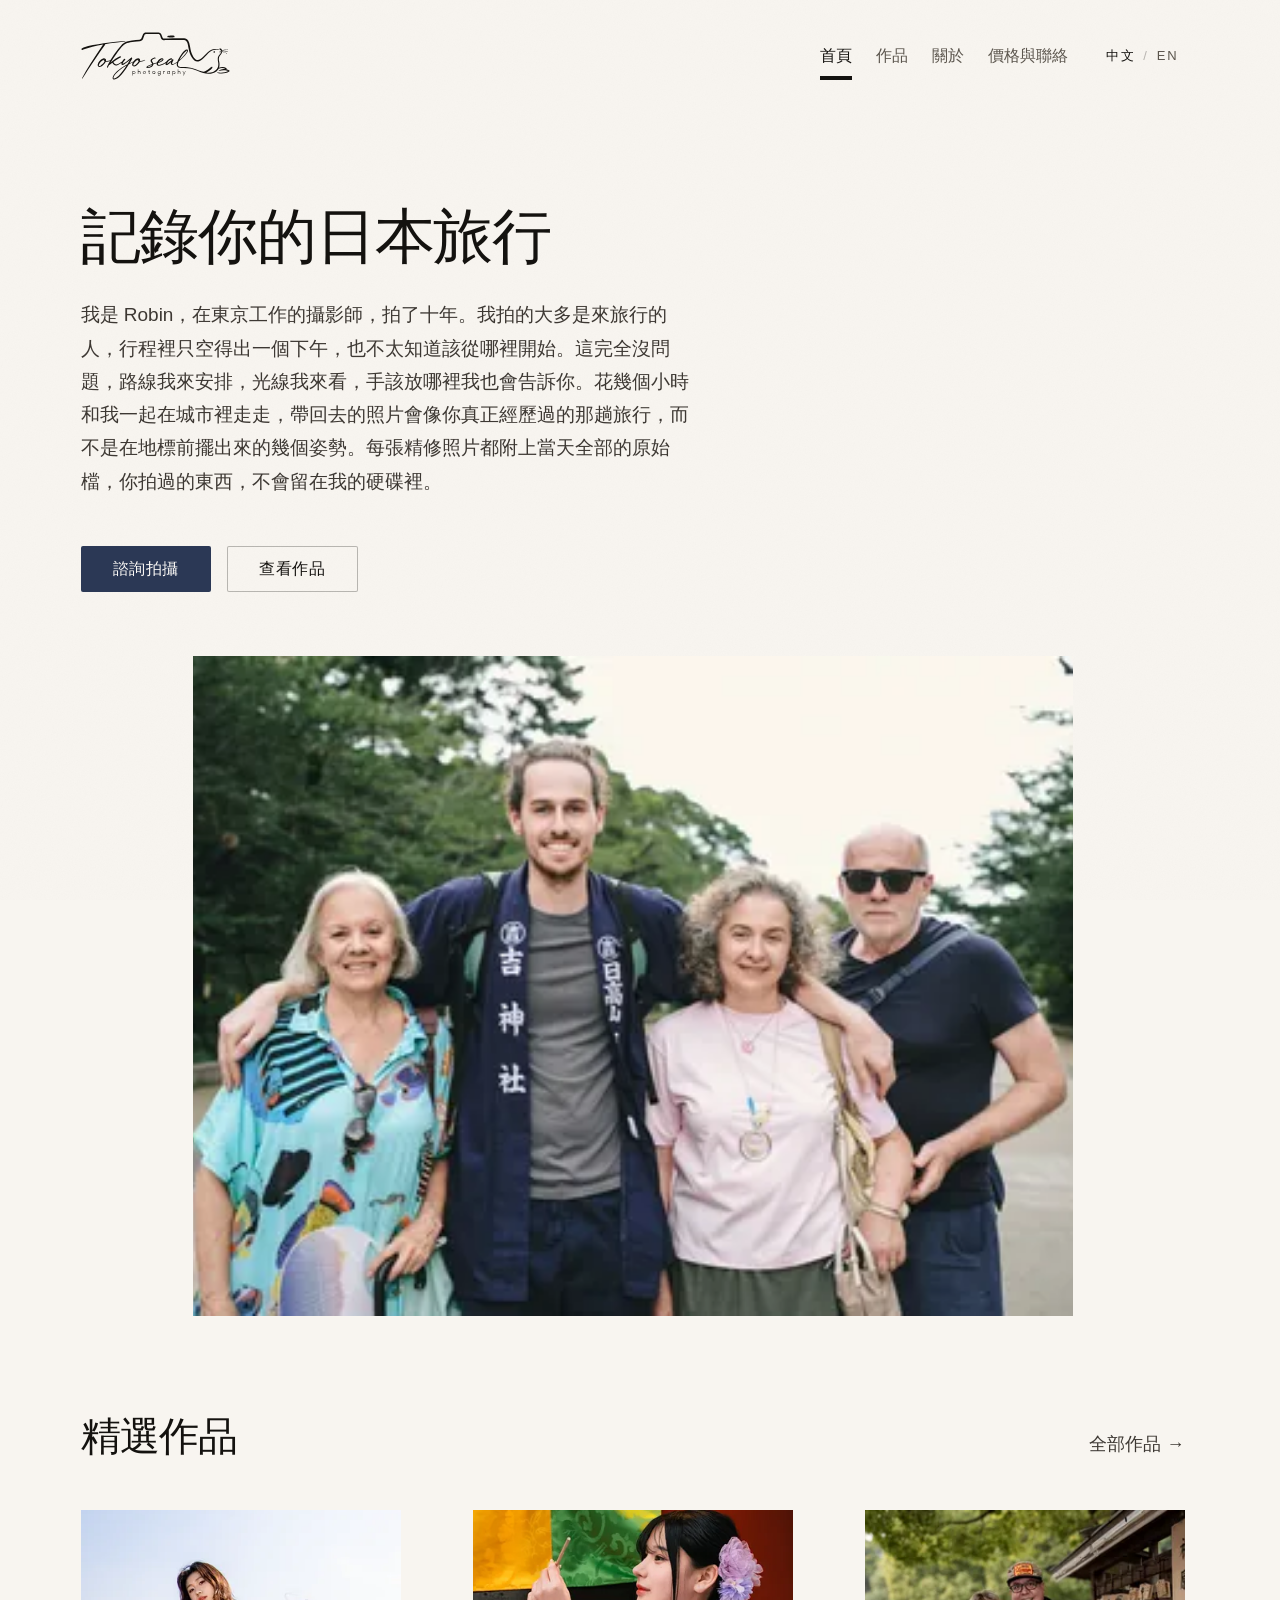
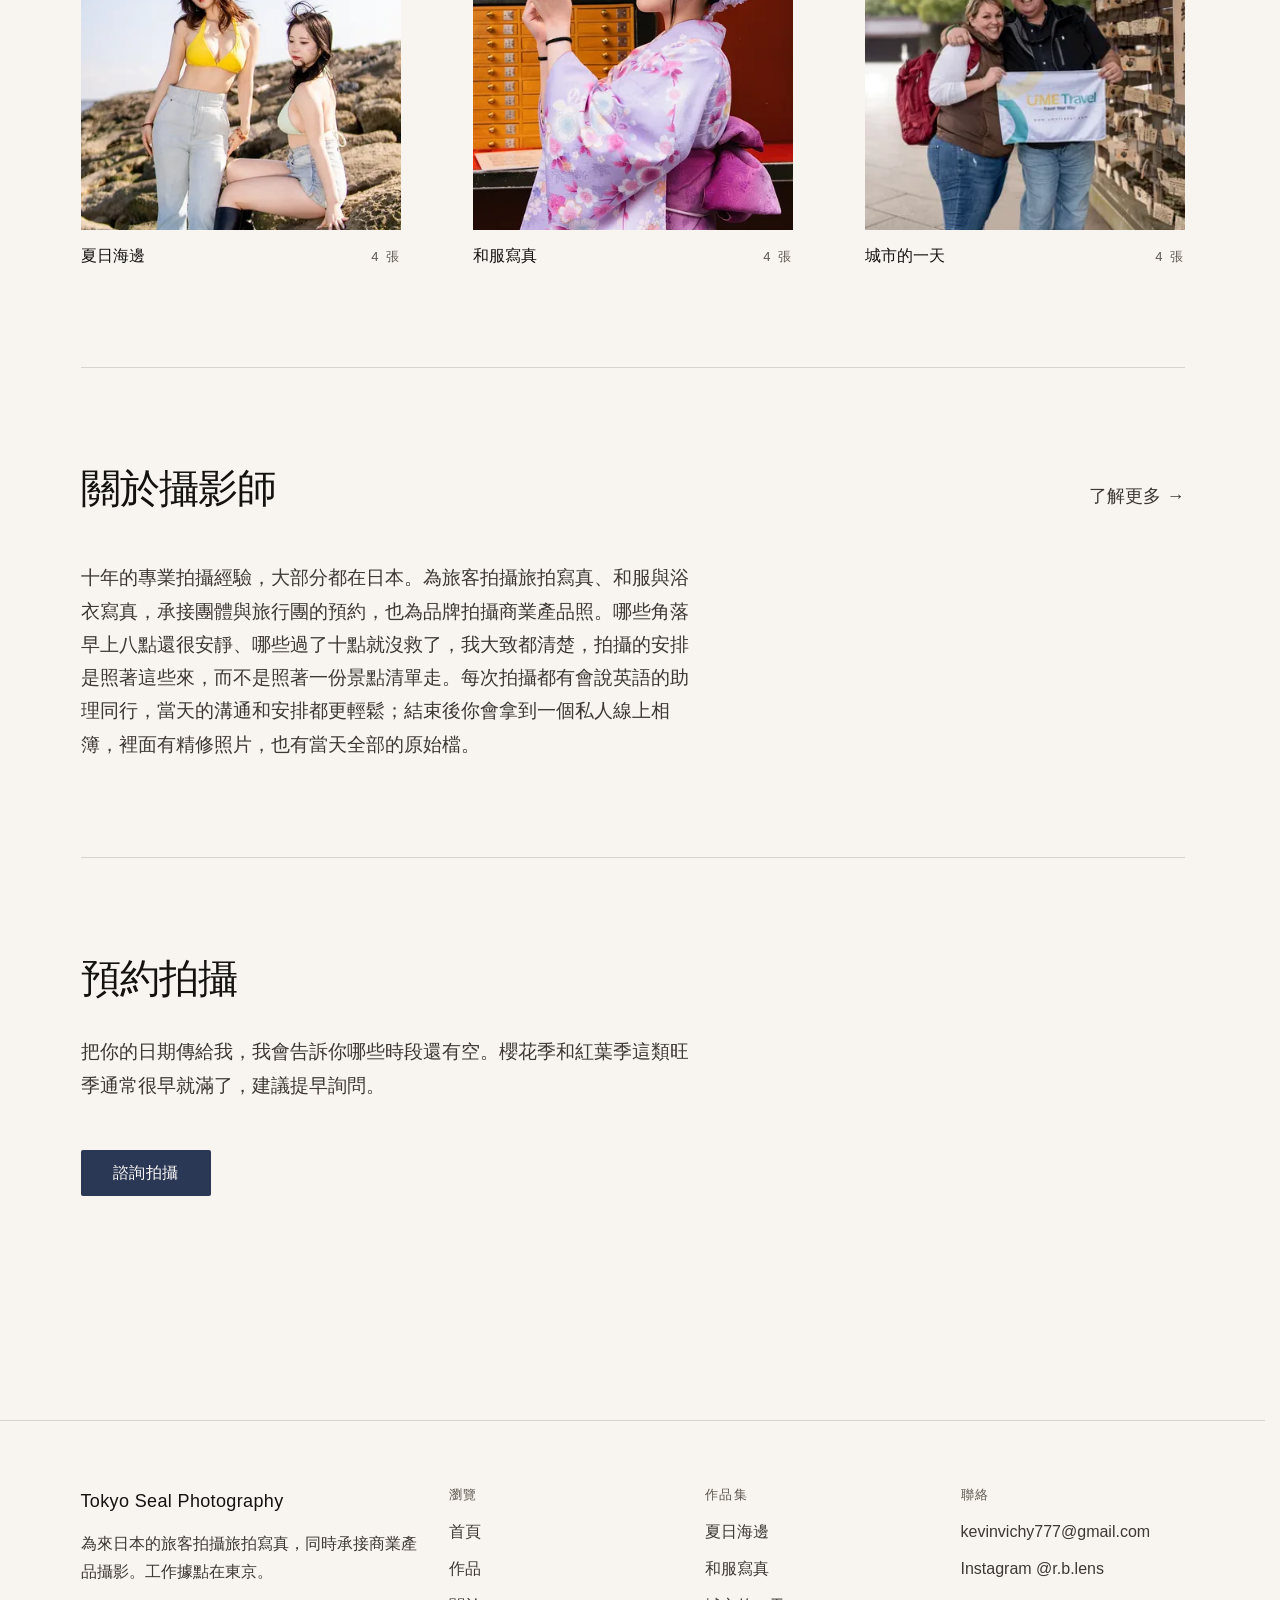
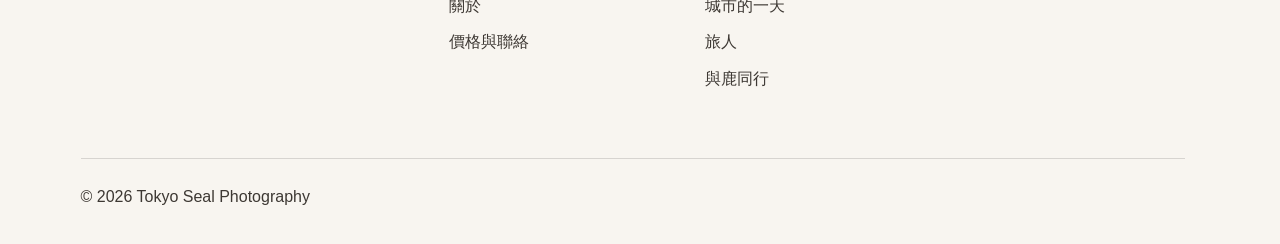
<file: index.html>
<!DOCTYPE html>
<html lang="zh-Hant" data-lang="zh">
<head>
<meta charset="utf-8">
<meta name="viewport" content="width=device-width, initial-scale=1">
<title>Tokyo Seal Photography</title>
<meta name="description" data-i18n content="東京攝影師 Robin。為來日本的旅客拍攝旅拍寫真，也承接商業產品攝影。十年專業經驗。" data-en-content="Tokyo-based photographer Robin. Travel portraits for visitors to Japan and commercial product photography. Ten years of professional experience.">
<meta property="og:title" content="Tokyo Seal Photography">
<meta property="og:description" data-i18n content="東京攝影師 Robin。為來日本的旅客拍攝旅拍寫真，也承接商業產品攝影。十年專業經驗。" data-en-content="Tokyo-based photographer Robin. Travel portraits for visitors to Japan and commercial product photography. Ten years of professional experience.">
<meta property="og:image" content="assets/img/sets/gallery-4/04-1600.webp">
<meta property="og:type" content="website">
<link rel="stylesheet" href="assets/css/tokens.css">
<link rel="stylesheet" href="assets/css/site.css">
<script>(function(h){h.classList.add('js');var l;try{l=localStorage.getItem('tsp-lang')}catch(e){}l=l==='en'?'en':'zh';h.setAttribute('data-lang',l);h.lang=l==='en'?'en':'zh-Hant';})(document.documentElement);</script>
</head>
<body>
<header class="site-header">
  <div class="container site-header__inner">
    <a class="site-header__mark" href="index.html">
      <span class="logo" aria-hidden="true"></span>
      <span class="u-vh">Tokyo Seal Photography</span>
    </a>
    <div class="site-header__aside">
      <nav class="site-nav" data-i18n aria-label="主導航" data-en-aria-label="Main navigation">
        <a href="index.html" aria-current="page"><span class="t-zh">首頁</span><span class="t-en">Home</span></a>
        <a href="galleries.html"><span class="t-zh">作品</span><span class="t-en">Work</span></a>
        <a href="about.html"><span class="t-zh">關於</span><span class="t-en">About</span></a>
        <a href="contact.html"><span class="t-zh">價格與聯絡</span><span class="t-en">Pricing &amp; Contact</span></a>
      </nav>
      <button class="lang-toggle" type="button" data-lang-toggle data-i18n aria-label="切換至英文" data-en-aria-label="Switch to Chinese">
        <span class="lang-toggle__opt" data-opt="zh">中文</span>
        <span class="lang-toggle__sep" aria-hidden="true">/</span>
        <span class="lang-toggle__opt" data-opt="en">EN</span>
      </button>
    </div>
  </div>
</header>

<main>
  <div class="container">

    <section class="hero">
      <h1 class="display hero__title"><span class="t-zh">記錄你的日本旅行</span><span class="t-en">Your trip to Japan, photographed</span></h1>
      <p class="lead prose hero__lead t-zh">我是 Robin，在東京工作的攝影師，拍了十年。我拍的大多是來旅行的人，行程裡只空得出一個下午，也不太知道該從哪裡開始。這完全沒問題，路線我來安排，光線我來看，手該放哪裡我也會告訴你。花幾個小時和我一起在城市裡走走，帶回去的照片會像你真正經歷過的那趟旅行，而不是在地標前擺出來的幾個姿勢。每張精修照片都附上當天全部的原始檔，你拍過的東西，不會留在我的硬碟裡。</p>
      <p class="lead prose hero__lead t-en">I'm Robin, a Tokyo-based photographer with ten years behind the camera. Most of the people I photograph are here on holiday with one afternoon to spare and no real idea where to start, which is fine — I'll plan the route, watch the light, and tell you what to do with your hands. Spend a few hours walking the city with me and go home with pictures that look like the trip you actually had, not a set of poses in front of a landmark. Every edited photo comes with the full set of originals from the day, so nothing you shot stays on my drive.</p>
      <div class="hero__actions">
        <a class="btn" href="contact.html"><span class="t-zh">諮詢拍攝</span><span class="t-en">Enquire</span></a>
        <a class="btn btn--ghost" href="galleries.html"><span class="t-zh">查看作品</span><span class="t-en">View Work</span></a>
      </div>
    </section>

    <figure class="photo photo--landscape reveal" style="margin-inline:auto">
      <img src="assets/img/sets/gallery-4/04-800.webp"
           srcset="assets/img/sets/gallery-4/04-400.webp 400w,
                   assets/img/sets/gallery-4/04-800.webp 800w,
                   assets/img/sets/gallery-4/04-1600.webp 1600w"
           sizes="(max-width: 720px) calc(100vw - 3rem), (max-width: 976px) calc(100vw - 6rem), 880px"
           width="880" height="660" data-i18n alt="旅客在東京的合照" data-en-alt="Visitors photographed together in Tokyo" fetchpriority="high">
    </figure>

    <section class="section">
      <div class="section__head">
        <h2 class="section__title"><span class="t-zh">精選作品</span><span class="t-en">Selected Work</span></h2>
        <a class="link" href="galleries.html"><span class="t-zh">全部作品 →</span><span class="t-en">All Work →</span></a>
      </div>
      <div class="gallery-grid gallery-grid--cards">
      <a class="set-card reveal" href="sets/gallery-1.html">
        <figure class="photo photo--cover">
          <img src="assets/img/sets/gallery-1/01-400.webp"
               srcset="assets/img/sets/gallery-1/01-400.webp 400w,
                       assets/img/sets/gallery-1/01-800.webp 800w"
               sizes="(max-width: 600px) calc(100vw - 3rem), (max-width: 900px) 42vw, 320px"
               width="400" height="400" data-i18n alt="夏日海邊 封面" data-en-alt="Summer by the Sea cover" loading="lazy">
        </figure>
        <div class="set-card__meta">
          <span class="set-card__title"><span class="t-zh">夏日海邊</span><span class="t-en">Summer by the Sea</span></span>
          <span class="set-card__count"><span class="t-zh">4 張</span><span class="t-en">4 photos</span></span>
        </div>
      </a>
      <a class="set-card reveal" href="sets/gallery-2.html">
        <figure class="photo photo--cover">
          <img src="assets/img/sets/gallery-2/01-400.webp"
               srcset="assets/img/sets/gallery-2/01-400.webp 400w,
                       assets/img/sets/gallery-2/01-800.webp 800w"
               sizes="(max-width: 600px) calc(100vw - 3rem), (max-width: 900px) 42vw, 320px"
               width="400" height="400" data-i18n alt="和服寫真 封面" data-en-alt="Kimono at the Temple cover" loading="lazy">
        </figure>
        <div class="set-card__meta">
          <span class="set-card__title"><span class="t-zh">和服寫真</span><span class="t-en">Kimono at the Temple</span></span>
          <span class="set-card__count"><span class="t-zh">4 張</span><span class="t-en">4 photos</span></span>
        </div>
      </a>
      <a class="set-card reveal" href="sets/gallery-3.html">
        <figure class="photo photo--cover">
          <img src="assets/img/sets/gallery-3/01-400.webp"
               srcset="assets/img/sets/gallery-3/01-400.webp 400w,
                       assets/img/sets/gallery-3/01-800.webp 800w"
               sizes="(max-width: 600px) calc(100vw - 3rem), (max-width: 900px) 42vw, 320px"
               width="400" height="400" data-i18n alt="城市的一天 封面" data-en-alt="A Day in the City cover" loading="lazy">
        </figure>
        <div class="set-card__meta">
          <span class="set-card__title"><span class="t-zh">城市的一天</span><span class="t-en">A Day in the City</span></span>
          <span class="set-card__count"><span class="t-zh">4 張</span><span class="t-en">4 photos</span></span>
        </div>
      </a>
      </div>
    </section>

    <section class="section">
      <div class="section__head">
        <h2 class="section__title"><span class="t-zh">關於攝影師</span><span class="t-en">About the Photographer</span></h2>
        <a class="link" href="about.html"><span class="t-zh">了解更多 →</span><span class="t-en">Learn More →</span></a>
      </div>
      <p class="lead prose t-zh">十年的專業拍攝經驗，大部分都在日本。為旅客拍攝旅拍寫真、和服與浴衣寫真，承接團體與旅行團的預約，也為品牌拍攝商業產品照。哪些角落早上八點還很安靜、哪些過了十點就沒救了，我大致都清楚，拍攝的安排是照著這些來，而不是照著一份景點清單走。每次拍攝都有會說英語的助理同行，當天的溝通和安排都更輕鬆；結束後你會拿到一個私人線上相簿，裡面有精修照片，也有當天全部的原始檔。</p>
      <p class="lead prose t-en">Ten years of professional work, most of it here in Japan. Travel portraits for visitors, kimono and yukata sessions at the temples, group and tour bookings, and commercial product photography for brands. I know which corners are quiet at eight in the morning and which ones are hopeless after ten, and a session gets planned around that rather than around a list of landmarks. Every shoot comes with an English-speaking assistant, so planning and directing stay easy on the day, and you leave with a private gallery holding the edited photographs and every original frame from the session.</p>
    </section>

    <section class="section">
      <h2 class="section__title"><span class="t-zh">預約拍攝</span><span class="t-en">Book a session</span></h2>
      <p class="lead prose section__aside t-zh">把你的日期傳給我，我會告訴你哪些時段還有空。櫻花季和紅葉季這類旺季通常很早就滿了，建議提早詢問。</p>
      <p class="lead prose section__aside t-en">Send a message with your dates and I'll tell you what's open. Peak seasons like cherry blossom and autumn color tend to go early, so it’s worth asking well ahead.</p>
      <div class="hero__actions">
        <a class="btn" href="contact.html"><span class="t-zh">諮詢拍攝</span><span class="t-en">Enquire</span></a>
      </div>
    </section>

  </div>
</main>

<footer class="site-footer">
  <div class="container">
    <div class="site-footer__grid">
      <div>
        <p class="site-footer__mark">Tokyo Seal Photography</p>
        <p class="small t-zh">為來日本的旅客拍攝旅拍寫真，同時承接商業產品攝影。工作據點在東京。</p>
        <p class="small t-en">Travel portraits for visitors to Japan, and commercial product photography. Based in Tokyo.</p>
      </div>
      <nav>
        <p class="label"><span class="t-zh">瀏覽</span><span class="t-en">Browse</span></p>
        <ul>
          <li><a href="index.html"><span class="t-zh">首頁</span><span class="t-en">Home</span></a></li>
          <li><a href="galleries.html"><span class="t-zh">作品</span><span class="t-en">Work</span></a></li>
          <li><a href="about.html"><span class="t-zh">關於</span><span class="t-en">About</span></a></li>
          <li><a href="contact.html"><span class="t-zh">價格與聯絡</span><span class="t-en">Pricing &amp; Contact</span></a></li>
        </ul>
      </nav>
      <nav>
        <p class="label"><span class="t-zh">作品集</span><span class="t-en">Galleries</span></p>
        <ul>
          <li><a href="sets/gallery-1.html"><span class="t-zh">夏日海邊</span><span class="t-en">Summer by the Sea</span></a></li>
          <li><a href="sets/gallery-2.html"><span class="t-zh">和服寫真</span><span class="t-en">Kimono at the Temple</span></a></li>
          <li><a href="sets/gallery-3.html"><span class="t-zh">城市的一天</span><span class="t-en">A Day in the City</span></a></li>
          <li><a href="sets/gallery-4.html"><span class="t-zh">旅人</span><span class="t-en">Visitors</span></a></li>
          <li><a href="sets/gallery-5.html"><span class="t-zh">與鹿同行</span><span class="t-en">Among the Deer</span></a></li>
        </ul>
      </nav>
      <div>
        <p class="label"><span class="t-zh">聯絡</span><span class="t-en">Contact</span></p>
        <ul>
          <li><a href="mailto:kevinvichy777@gmail.com">kevinvichy777@gmail.com</a></li>
          <li>Instagram <a href="https://www.instagram.com/r.b.lens" target="_blank" rel="noopener">@r.b.lens</a></li>
        </ul>
      </div>
    </div>
    <div class="site-footer__base">
      <p class="small">© 2026 Tokyo Seal Photography</p>
    </div>
  </div>
</footer>
<script src="assets/js/lang.js" defer></script>
<script src="assets/js/gallery.js" defer></script>
</body>
</html>
</file>
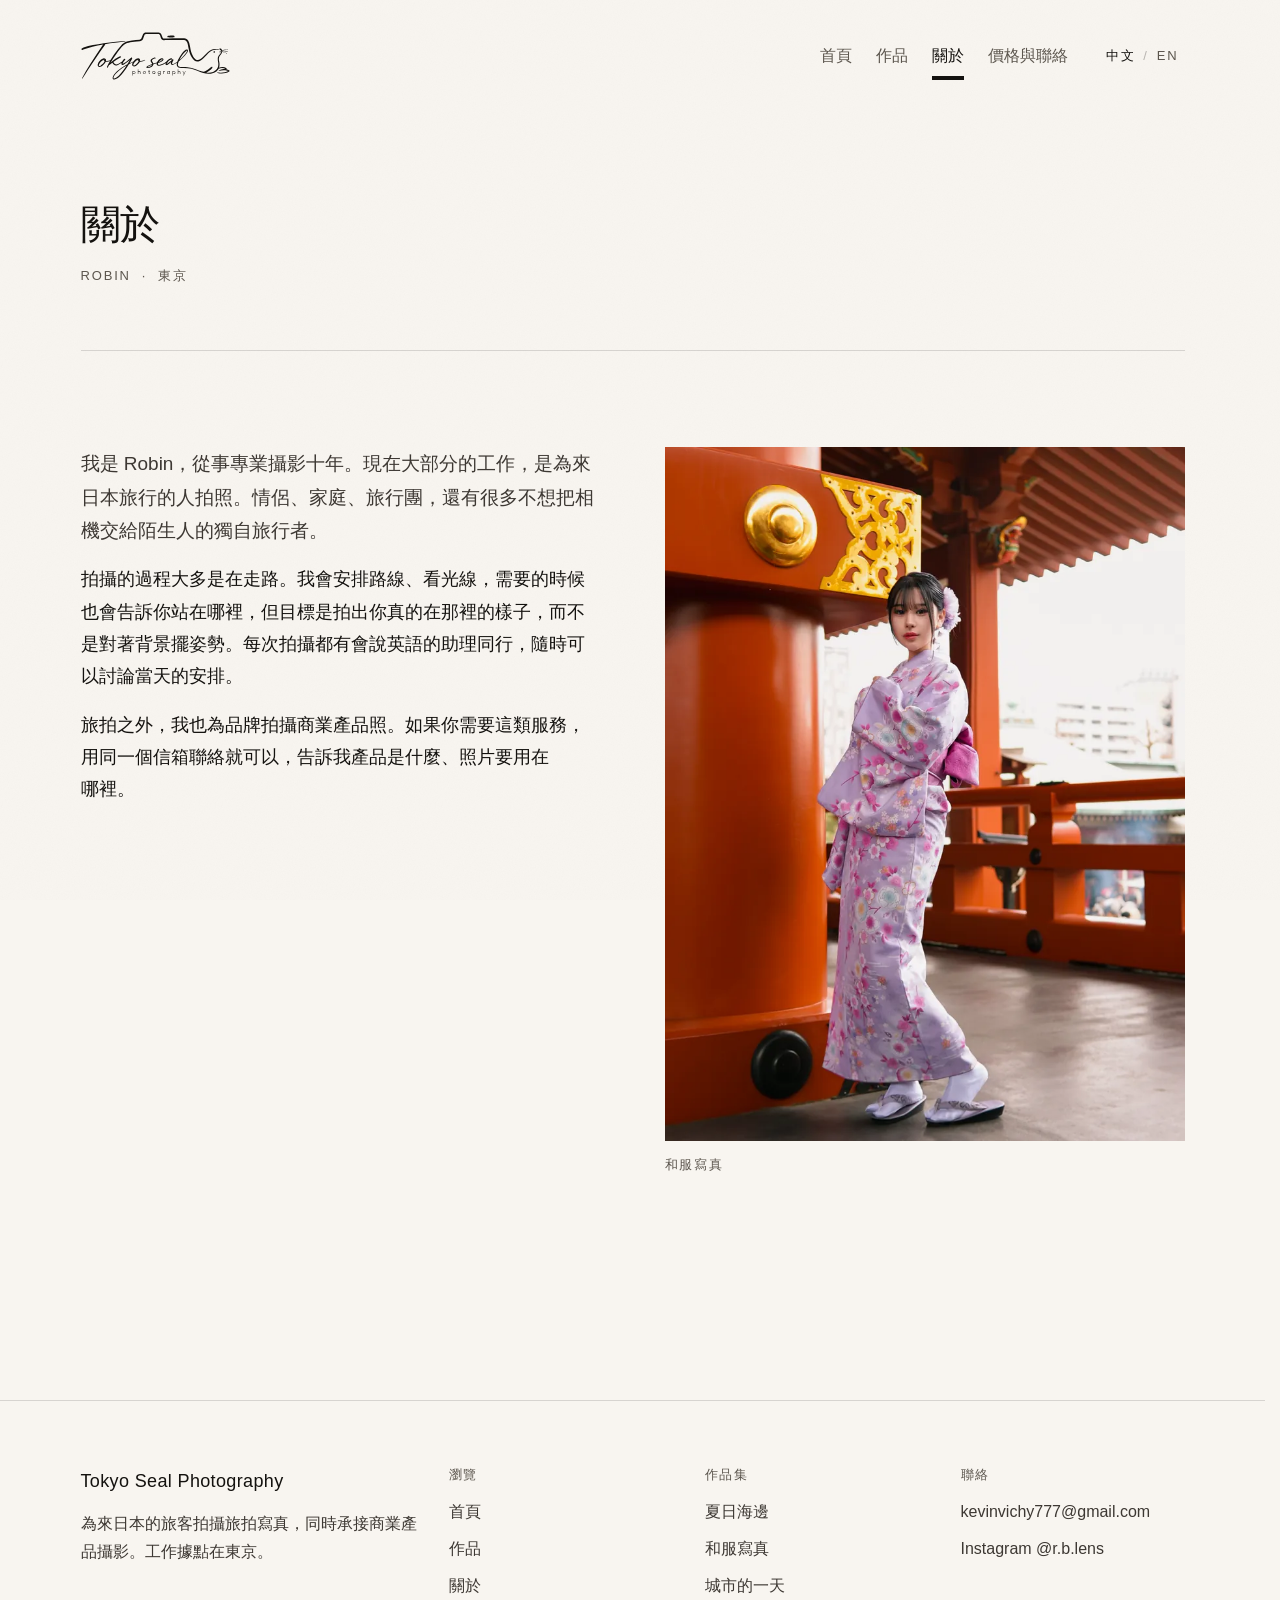
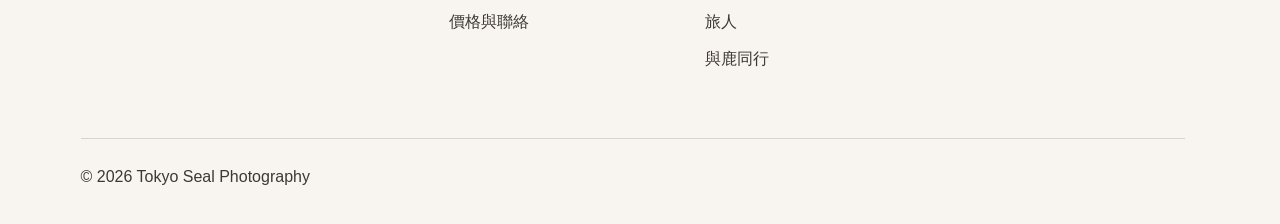
<file: about.html>
<!DOCTYPE html>
<html lang="zh-Hant" data-lang="zh">
<head>
<meta charset="utf-8">
<meta name="viewport" content="width=device-width, initial-scale=1">
<title data-i18n data-en-text="About — Tokyo Seal Photography">關於 — Tokyo Seal Photography</title>
<meta name="description" data-i18n content="攝影師 Robin，東京，十年旅拍寫真與商業產品攝影經驗。" data-en-content="Robin, a Tokyo-based photographer with ten years of experience in travel portraits and commercial product photography.">
<meta property="og:title" content="關於 — Tokyo Seal Photography">
<meta property="og:description" data-i18n content="攝影師 Robin，東京，十年旅拍寫真與商業產品攝影經驗。" data-en-content="Robin, a Tokyo-based photographer with ten years of experience in travel portraits and commercial product photography.">
<meta property="og:image" content="assets/img/sets/gallery-4/04-1600.webp">
<meta property="og:type" content="website">
<link rel="stylesheet" href="assets/css/tokens.css">
<link rel="stylesheet" href="assets/css/site.css">
<script>(function(h){h.classList.add('js');var l;try{l=localStorage.getItem('tsp-lang')}catch(e){}l=l==='en'?'en':'zh';h.setAttribute('data-lang',l);h.lang=l==='en'?'en':'zh-Hant';})(document.documentElement);</script>
</head>
<body>
<header class="site-header">
  <div class="container site-header__inner">
    <a class="site-header__mark" href="index.html">
      <span class="logo" aria-hidden="true"></span>
      <span class="u-vh">Tokyo Seal Photography</span>
    </a>
    <div class="site-header__aside">
      <nav class="site-nav" data-i18n aria-label="主導航" data-en-aria-label="Main navigation">
        <a href="index.html"><span class="t-zh">首頁</span><span class="t-en">Home</span></a>
        <a href="galleries.html"><span class="t-zh">作品</span><span class="t-en">Work</span></a>
        <a href="about.html" aria-current="page"><span class="t-zh">關於</span><span class="t-en">About</span></a>
        <a href="contact.html"><span class="t-zh">價格與聯絡</span><span class="t-en">Pricing &amp; Contact</span></a>
      </nav>
      <button class="lang-toggle" type="button" data-lang-toggle data-i18n aria-label="切換至英文" data-en-aria-label="Switch to Chinese">
        <span class="lang-toggle__opt" data-opt="zh">中文</span>
        <span class="lang-toggle__sep" aria-hidden="true">/</span>
        <span class="lang-toggle__opt" data-opt="en">EN</span>
      </button>
    </div>
  </div>
</header>

<main>
  <div class="container">
    <section class="hero">
      <h1 class="title"><span class="t-zh">關於</span><span class="t-en">About</span></h1>
      <p class="label set-header__meta">Robin &nbsp;·&nbsp; <span class="t-zh">東京</span><span class="t-en">Based in Tokyo</span></p>
    </section>

    <section class="section" style="border-top:1px solid var(--rule)">
      <div class="contact-grid">
        <div class="prose">
          <p class="lead t-zh">我是 Robin，從事專業攝影十年。現在大部分的工作，是為來日本旅行的人拍照。情侶、家庭、旅行團，還有很多不想把相機交給陌生人的獨自旅行者。</p>
          <p class="lead t-en">I'm Robin. I've been shooting professionally for ten years, and these days most of my work is with people who are visiting Japan. Couples, families, tour groups, and a lot of solo travelers who’d rather not hand their camera to a stranger.</p>
          <p class="t-zh">拍攝的過程大多是在走路。我會安排路線、看光線，需要的時候也會告訴你站在哪裡，但目標是拍出你真的在那裡的樣子，而不是對著背景擺姿勢。每次拍攝都有會說英語的助理同行，隨時可以討論當天的安排。</p>
          <p class="t-en">A session is mostly walking. I'll suggest a route, watch the light, and tell you where to stand when it helps, but the aim is pictures that look like you were actually there rather than posed against a backdrop. An English-speaking assistant comes along on every shoot, so there’s always someone to talk the plan through with.</p>
          <p class="t-zh">旅拍之外，我也為品牌拍攝商業產品照。如果你需要這類服務，用同一個信箱聯絡就可以，告訴我產品是什麼、照片要用在哪裡。</p>
          <p class="t-en">Alongside travel work I shoot commercial product photography for brands. If that's what you need, the same email works. Tell me what the product is and what the images are for.</p>
        </div>
        <div>
          <figure class="photo photo--portrait">
            <img src="assets/img/sets/gallery-2/03-400.webp"
                 srcset="assets/img/sets/gallery-2/03-400.webp 400w,
                         assets/img/sets/gallery-2/03-800.webp 800w,
                         assets/img/sets/gallery-2/03-1600.webp 1600w"
                 sizes="(max-width: 760px) calc(100vw - 6rem), 520px"
                 width="528" height="704" data-i18n alt="和服寫真拍攝" data-en-alt="Kimono session" loading="lazy">
            <figcaption><span class="t-zh">和服寫真</span><span class="t-en">Kimono session</span></figcaption>
          </figure>
        </div>
      </div>
    </section>
  </div>
</main>

<footer class="site-footer">
  <div class="container">
    <div class="site-footer__grid">
      <div>
        <p class="site-footer__mark">Tokyo Seal Photography</p>
        <p class="small t-zh">為來日本的旅客拍攝旅拍寫真，同時承接商業產品攝影。工作據點在東京。</p>
        <p class="small t-en">Travel portraits for visitors to Japan, and commercial product photography. Based in Tokyo.</p>
      </div>
      <nav>
        <p class="label"><span class="t-zh">瀏覽</span><span class="t-en">Browse</span></p>
        <ul>
          <li><a href="index.html"><span class="t-zh">首頁</span><span class="t-en">Home</span></a></li>
          <li><a href="galleries.html"><span class="t-zh">作品</span><span class="t-en">Work</span></a></li>
          <li><a href="about.html"><span class="t-zh">關於</span><span class="t-en">About</span></a></li>
          <li><a href="contact.html"><span class="t-zh">價格與聯絡</span><span class="t-en">Pricing &amp; Contact</span></a></li>
        </ul>
      </nav>
      <nav>
        <p class="label"><span class="t-zh">作品集</span><span class="t-en">Galleries</span></p>
        <ul>
          <li><a href="sets/gallery-1.html"><span class="t-zh">夏日海邊</span><span class="t-en">Summer by the Sea</span></a></li>
          <li><a href="sets/gallery-2.html"><span class="t-zh">和服寫真</span><span class="t-en">Kimono at the Temple</span></a></li>
          <li><a href="sets/gallery-3.html"><span class="t-zh">城市的一天</span><span class="t-en">A Day in the City</span></a></li>
          <li><a href="sets/gallery-4.html"><span class="t-zh">旅人</span><span class="t-en">Visitors</span></a></li>
          <li><a href="sets/gallery-5.html"><span class="t-zh">與鹿同行</span><span class="t-en">Among the Deer</span></a></li>
        </ul>
      </nav>
      <div>
        <p class="label"><span class="t-zh">聯絡</span><span class="t-en">Contact</span></p>
        <ul>
          <li><a href="mailto:kevinvichy777@gmail.com">kevinvichy777@gmail.com</a></li>
          <li>Instagram <a href="https://www.instagram.com/r.b.lens" target="_blank" rel="noopener">@r.b.lens</a></li>
        </ul>
      </div>
    </div>
    <div class="site-footer__base">
      <p class="small">© 2026 Tokyo Seal Photography</p>
    </div>
  </div>
</footer>
<script src="assets/js/lang.js" defer></script>
<script src="assets/js/gallery.js" defer></script>
</body>
</html>
</file>
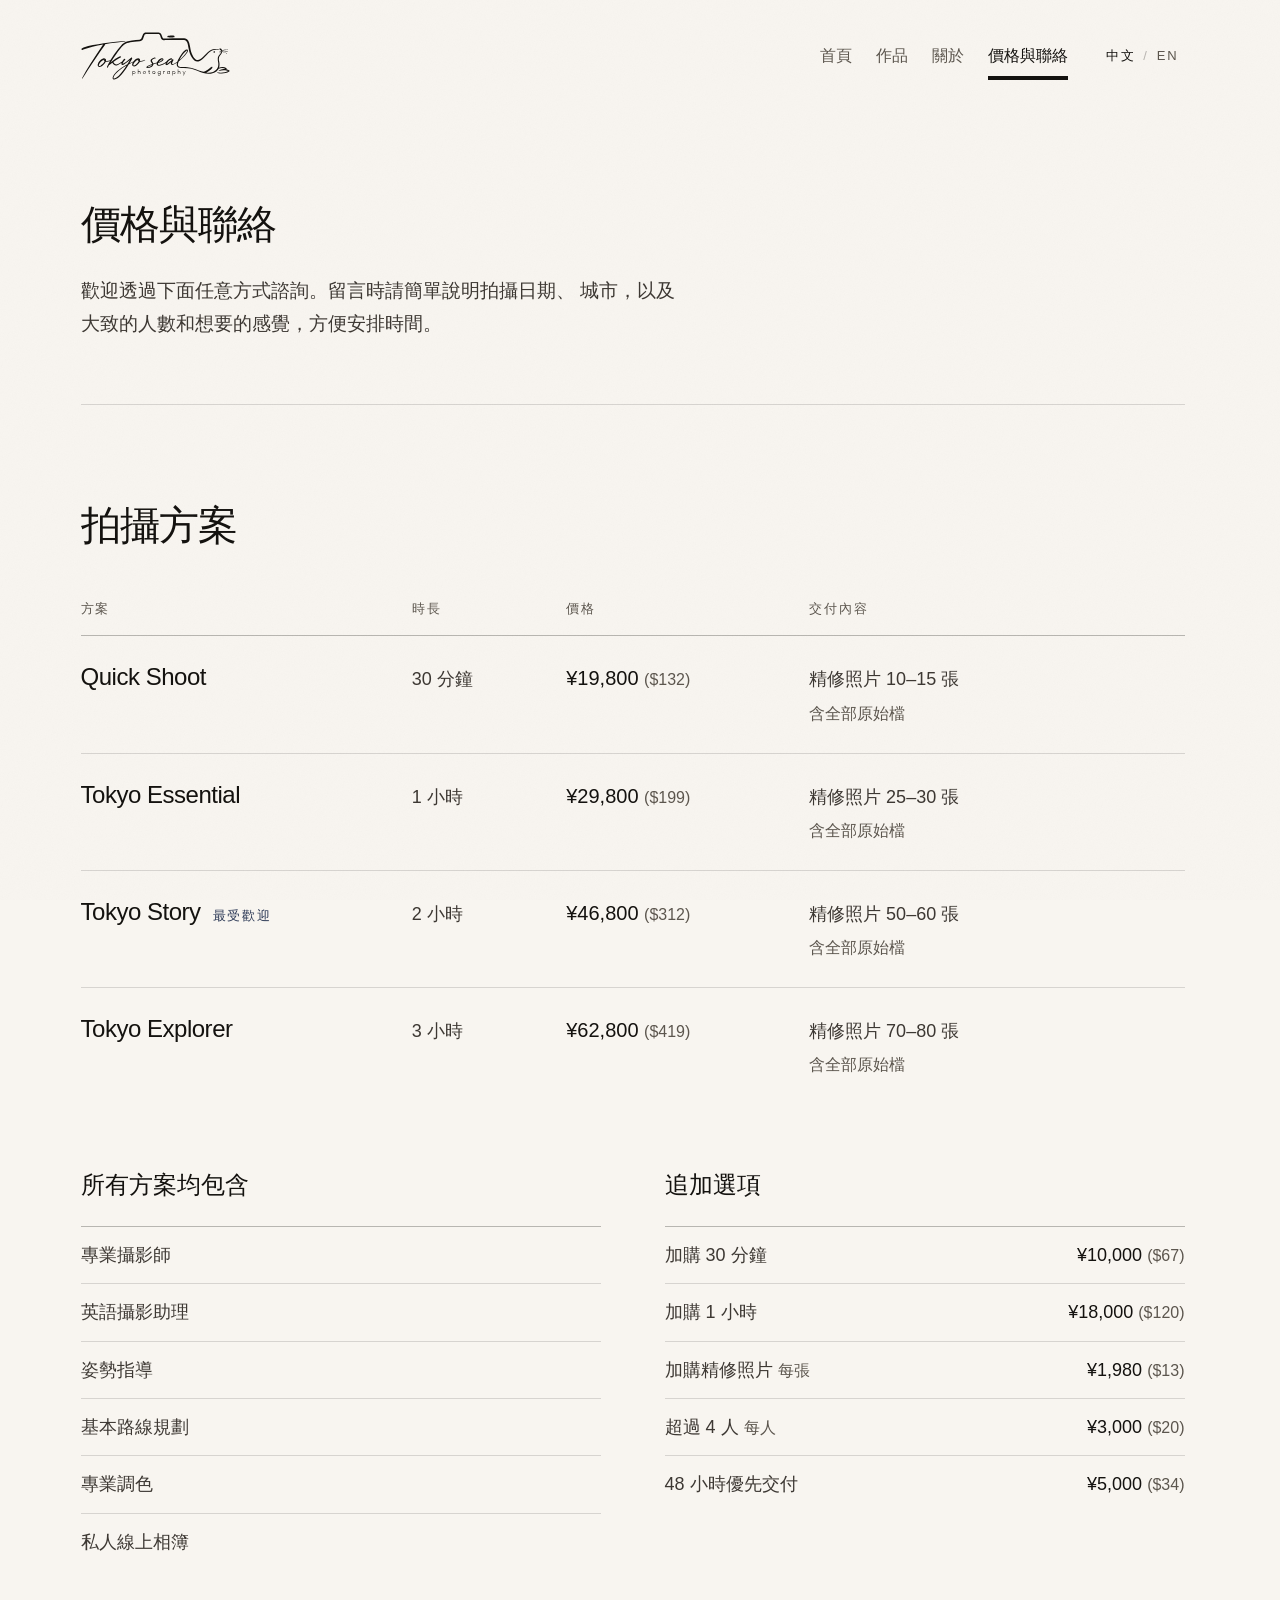
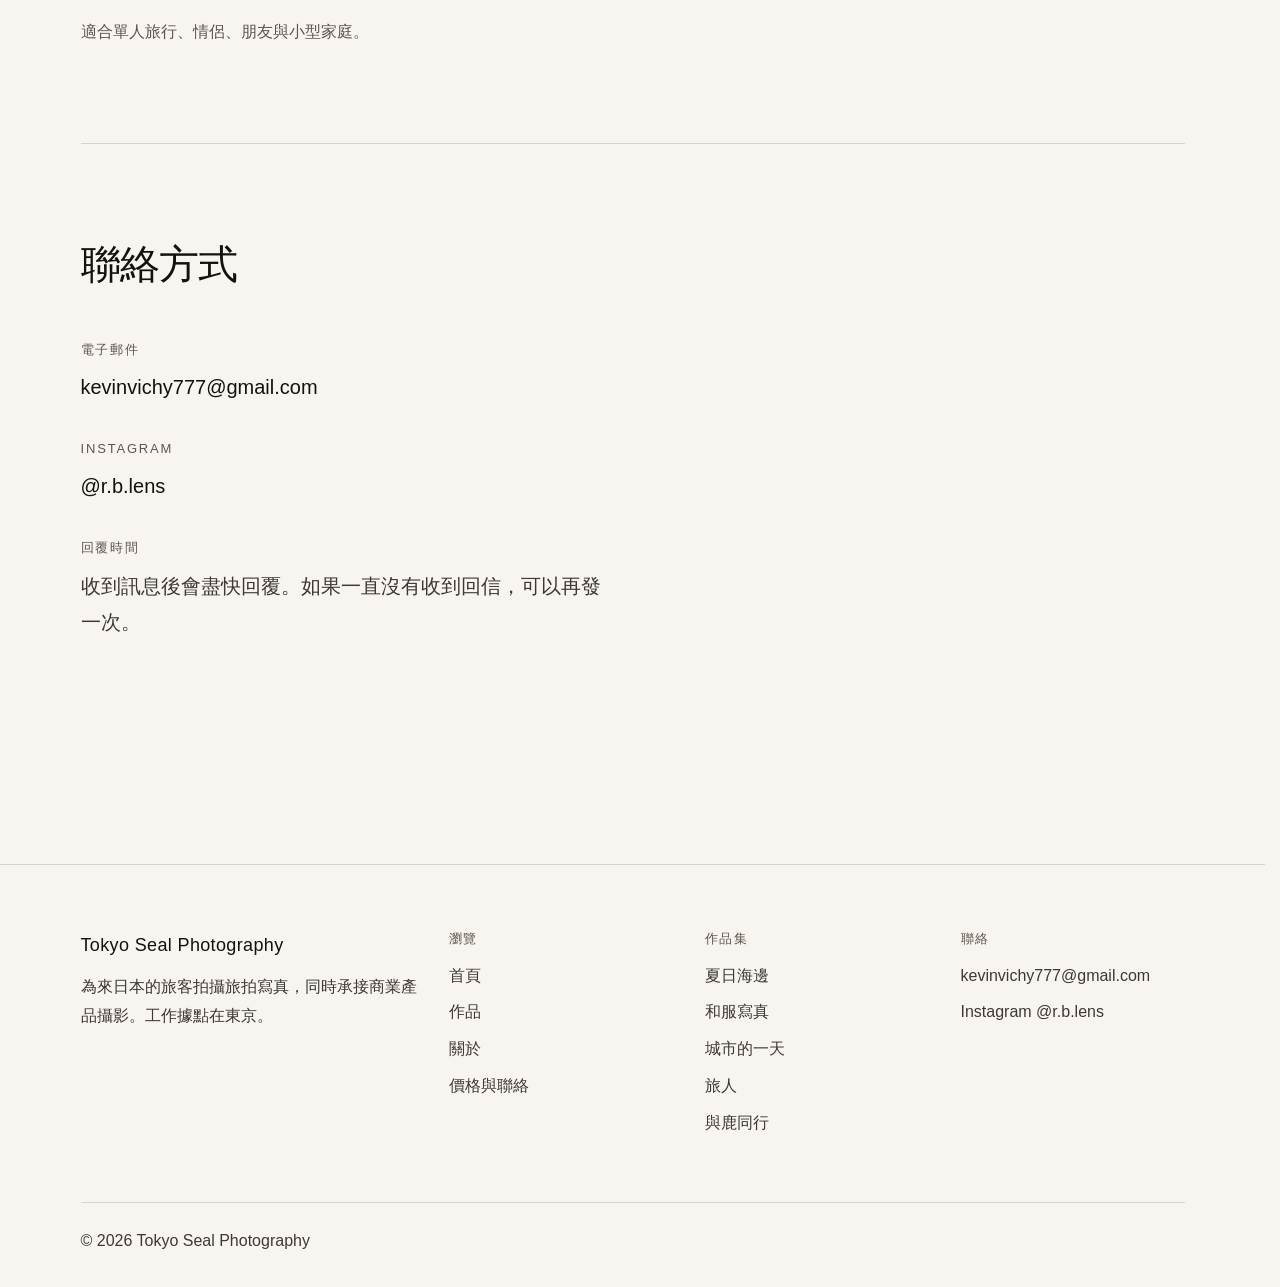
<file: contact.html>
<!DOCTYPE html>
<html lang="zh-Hant" data-lang="zh">
<head>
<meta charset="utf-8">
<meta name="viewport" content="width=device-width, initial-scale=1">
<title data-i18n data-en-text="Pricing &amp; Contact — Tokyo Seal Photography">價格與聯絡 — Tokyo Seal Photography</title>
<meta name="description" data-i18n content="旅拍攝影方案與價格，歡迎聯絡 Robin 預約。" data-en-content="Photography packages and rates for travel sessions in Tokyo. Get in touch with Robin to book.">
<meta property="og:title" content="價格與聯絡 — Tokyo Seal Photography">
<meta property="og:description" data-i18n content="旅拍攝影方案與價格，歡迎聯絡 Robin 預約。" data-en-content="Photography packages and rates for travel sessions in Tokyo. Get in touch with Robin to book.">
<meta property="og:image" content="assets/img/sets/gallery-4/04-1600.webp">
<meta property="og:type" content="website">
<link rel="stylesheet" href="assets/css/tokens.css">
<link rel="stylesheet" href="assets/css/site.css">
<script>(function(h){h.classList.add('js');var l;try{l=localStorage.getItem('tsp-lang')}catch(e){}l=l==='en'?'en':'zh';h.setAttribute('data-lang',l);h.lang=l==='en'?'en':'zh-Hant';})(document.documentElement);</script>
</head>
<body>
<header class="site-header">
  <div class="container site-header__inner">
    <a class="site-header__mark" href="index.html">
      <span class="logo" aria-hidden="true"></span>
      <span class="u-vh">Tokyo Seal Photography</span>
    </a>
    <div class="site-header__aside">
      <nav class="site-nav" data-i18n aria-label="主導航" data-en-aria-label="Main navigation">
        <a href="index.html"><span class="t-zh">首頁</span><span class="t-en">Home</span></a>
        <a href="galleries.html"><span class="t-zh">作品</span><span class="t-en">Work</span></a>
        <a href="about.html"><span class="t-zh">關於</span><span class="t-en">About</span></a>
        <a href="contact.html" aria-current="page"><span class="t-zh">價格與聯絡</span><span class="t-en">Pricing &amp; Contact</span></a>
      </nav>
      <button class="lang-toggle" type="button" data-lang-toggle data-i18n aria-label="切換至英文" data-en-aria-label="Switch to Chinese">
        <span class="lang-toggle__opt" data-opt="zh">中文</span>
        <span class="lang-toggle__sep" aria-hidden="true">/</span>
        <span class="lang-toggle__opt" data-opt="en">EN</span>
      </button>
    </div>
  </div>
</header>

<main>
  <div class="container">
    <section class="hero">
      <h1 class="title"><span class="t-zh">價格與聯絡</span><span class="t-en">Pricing &amp; Contact</span></h1>
      <p class="lead prose hero__lead t-zh">歡迎透過下面任意方式諮詢。留言時請簡單說明拍攝日期、
        城市，以及大致的人數和想要的感覺，方便安排時間。</p>
      <p class="lead prose hero__lead t-en">Get in touch whichever way suits you. A rough date, the city,
        how many people, and the feeling you are after is enough to start planning.</p>
    </section>

    <section class="section" style="border-top:1px solid var(--rule)">
      <div class="section__head">
        <h2 class="section__title"><span class="t-zh">拍攝方案</span><span class="t-en">Photography Packages</span></h2>
      </div>

      <table class="price-table">
        <thead>
          <tr>
            <th scope="col"><span class="t-zh">方案</span><span class="t-en">Package</span></th>
            <th scope="col"><span class="t-zh">時長</span><span class="t-en">Duration</span></th>
            <th scope="col"><span class="t-zh">價格</span><span class="t-en">Price</span></th>
            <th scope="col"><span class="t-zh">交付內容</span><span class="t-en">Deliverables</span></th>
          </tr>
        </thead>
        <tbody>
          <tr>
            <th scope="row" class="price-table__name">Quick Shoot</th>
            <td class="price-table__duration"><span class="price-table__cue"><span class="t-zh">時長</span><span class="t-en">Duration</span></span><span class="t-zh">30 分鐘</span><span class="t-en">30 min</span></td>
            <td class="price-table__price"><span class="price-table__cue"><span class="t-zh">價格</span><span class="t-en">Price</span></span>¥19,800 <span class="price-alt">($132)</span></td>
            <td class="price-table__items"><span class="price-table__cue"><span class="t-zh">交付內容</span><span class="t-en">Deliverables</span></span><span class="t-zh">精修照片 10–15 張</span><span class="t-en">10–15 edited photos</span>
              <span class="price-table__raw"><span class="t-zh">含全部原始檔</span><span class="t-en">All raw photos included</span></span></td>
          </tr>
          <tr>
            <th scope="row" class="price-table__name">Tokyo Essential</th>
            <td class="price-table__duration"><span class="price-table__cue"><span class="t-zh">時長</span><span class="t-en">Duration</span></span><span class="t-zh">1 小時</span><span class="t-en">1 hour</span></td>
            <td class="price-table__price"><span class="price-table__cue"><span class="t-zh">價格</span><span class="t-en">Price</span></span>¥29,800 <span class="price-alt">($199)</span></td>
            <td class="price-table__items"><span class="price-table__cue"><span class="t-zh">交付內容</span><span class="t-en">Deliverables</span></span><span class="t-zh">精修照片 25–30 張</span><span class="t-en">25–30 edited photos</span>
              <span class="price-table__raw"><span class="t-zh">含全部原始檔</span><span class="t-en">All raw photos included</span></span></td>
          </tr>
          <tr>
            <th scope="row" class="price-table__name">Tokyo Story<span class="price-flag"><span class="t-zh">最受歡迎</span><span class="t-en">Most popular</span></span></th>
            <td class="price-table__duration"><span class="price-table__cue"><span class="t-zh">時長</span><span class="t-en">Duration</span></span><span class="t-zh">2 小時</span><span class="t-en">2 hours</span></td>
            <td class="price-table__price"><span class="price-table__cue"><span class="t-zh">價格</span><span class="t-en">Price</span></span>¥46,800 <span class="price-alt">($312)</span></td>
            <td class="price-table__items"><span class="price-table__cue"><span class="t-zh">交付內容</span><span class="t-en">Deliverables</span></span><span class="t-zh">精修照片 50–60 張</span><span class="t-en">50–60 edited photos</span>
              <span class="price-table__raw"><span class="t-zh">含全部原始檔</span><span class="t-en">All raw photos included</span></span></td>
          </tr>
          <tr>
            <th scope="row" class="price-table__name">Tokyo Explorer</th>
            <td class="price-table__duration"><span class="price-table__cue"><span class="t-zh">時長</span><span class="t-en">Duration</span></span><span class="t-zh">3 小時</span><span class="t-en">3 hours</span></td>
            <td class="price-table__price"><span class="price-table__cue"><span class="t-zh">價格</span><span class="t-en">Price</span></span>¥62,800 <span class="price-alt">($419)</span></td>
            <td class="price-table__items"><span class="price-table__cue"><span class="t-zh">交付內容</span><span class="t-en">Deliverables</span></span><span class="t-zh">精修照片 70–80 張</span><span class="t-en">70–80 edited photos</span>
              <span class="price-table__raw"><span class="t-zh">含全部原始檔</span><span class="t-en">All raw photos included</span></span></td>
          </tr>
        </tbody>
      </table>

      <div class="price-detail">
        <div>
          <h3 class="heading"><span class="t-zh">所有方案均包含</span><span class="t-en">All Packages Include</span></h3>
          <ul class="price-list">
            <li><span class="t-zh">專業攝影師</span><span class="t-en">Professional Photographer</span></li>
            <li><span class="t-zh">英語攝影助理</span><span class="t-en">English-speaking Photography Assistant</span></li>
            <li><span class="t-zh">姿勢指導</span><span class="t-en">Posing Guidance</span></li>
            <li><span class="t-zh">基本路線規劃</span><span class="t-en">Basic Route Planning</span></li>
            <li><span class="t-zh">專業調色</span><span class="t-en">Professional Color Editing</span></li>
            <li><span class="t-zh">私人線上相簿</span><span class="t-en">Private Online Gallery</span></li>
          </ul>
        </div>
        <div>
          <h3 class="heading"><span class="t-zh">追加選項</span><span class="t-en">Add-ons</span></h3>
          <ul class="price-list">
            <li><span><span class="t-zh">加購 30 分鐘</span><span class="t-en">Extra 30 min</span></span><span class="price-list__value">¥10,000 <span class="price-alt">($67)</span></span></li>
            <li><span><span class="t-zh">加購 1 小時</span><span class="t-en">Extra 1 hour</span></span><span class="price-list__value">¥18,000 <span class="price-alt">($120)</span></span></li>
            <li><span><span class="t-zh">加購精修照片</span><span class="t-en">Additional Retouched Photo</span> <span class="price-alt"><span class="t-zh">每張</span><span class="t-en">per photo</span></span></span><span class="price-list__value">¥1,980 <span class="price-alt">($13)</span></span></li>
            <li><span><span class="t-zh">超過 4 人</span><span class="t-en">More than 4 people</span> <span class="price-alt"><span class="t-zh">每人</span><span class="t-en">per person</span></span></span><span class="price-list__value">¥3,000 <span class="price-alt">($20)</span></span></li>
            <li><span><span class="t-zh">48 小時優先交付</span><span class="t-en">48-hour Priority Delivery</span></span><span class="price-list__value">¥5,000 <span class="price-alt">($34)</span></span></li>
          </ul>
        </div>
      </div>

      <p class="small price-foot"><span class="t-zh">適合單人旅行、情侶、朋友與小型家庭。</span><span class="t-en">Recommended for solo travelers, couples, friends, and small families.</span></p>
    </section>

    <section class="section">
      <div class="section__head">
        <h2 class="section__title"><span class="t-zh">聯絡方式</span><span class="t-en">Get in Touch</span></h2>
      </div>
      <div class="contact-grid">
        <dl>
          <div class="contact-item">
            <dt><span class="t-zh">電子郵件</span><span class="t-en">Email</span></dt>
            <dd><a href="mailto:kevinvichy777@gmail.com">kevinvichy777@gmail.com</a></dd>
          </div>
          <div class="contact-item">
            <dt>Instagram</dt>
            <dd><a href="https://www.instagram.com/r.b.lens" target="_blank" rel="noopener">@r.b.lens</a></dd>
          </div>
          <div class="contact-item">
            <dt><span class="t-zh">回覆時間</span><span class="t-en">Response Time</span></dt>
            <dd class="small"><span class="t-zh">收到訊息後會盡快回覆。如果一直沒有收到回信，可以再發一次。</span><span class="t-en">You will get a reply as soon as possible. If you do not hear back, please send it again.</span></dd>
          </div>
        </dl>
      </div>
    </section>
  </div>
</main>

<footer class="site-footer">
  <div class="container">
    <div class="site-footer__grid">
      <div>
        <p class="site-footer__mark">Tokyo Seal Photography</p>
        <p class="small t-zh">為來日本的旅客拍攝旅拍寫真，同時承接商業產品攝影。工作據點在東京。</p>
        <p class="small t-en">Travel portraits for visitors to Japan, and commercial product photography. Based in Tokyo.</p>
      </div>
      <nav>
        <p class="label"><span class="t-zh">瀏覽</span><span class="t-en">Browse</span></p>
        <ul>
          <li><a href="index.html"><span class="t-zh">首頁</span><span class="t-en">Home</span></a></li>
          <li><a href="galleries.html"><span class="t-zh">作品</span><span class="t-en">Work</span></a></li>
          <li><a href="about.html"><span class="t-zh">關於</span><span class="t-en">About</span></a></li>
          <li><a href="contact.html"><span class="t-zh">價格與聯絡</span><span class="t-en">Pricing &amp; Contact</span></a></li>
        </ul>
      </nav>
      <nav>
        <p class="label"><span class="t-zh">作品集</span><span class="t-en">Galleries</span></p>
        <ul>
          <li><a href="sets/gallery-1.html"><span class="t-zh">夏日海邊</span><span class="t-en">Summer by the Sea</span></a></li>
          <li><a href="sets/gallery-2.html"><span class="t-zh">和服寫真</span><span class="t-en">Kimono at the Temple</span></a></li>
          <li><a href="sets/gallery-3.html"><span class="t-zh">城市的一天</span><span class="t-en">A Day in the City</span></a></li>
          <li><a href="sets/gallery-4.html"><span class="t-zh">旅人</span><span class="t-en">Visitors</span></a></li>
          <li><a href="sets/gallery-5.html"><span class="t-zh">與鹿同行</span><span class="t-en">Among the Deer</span></a></li>
        </ul>
      </nav>
      <div>
        <p class="label"><span class="t-zh">聯絡</span><span class="t-en">Contact</span></p>
        <ul>
          <li><a href="mailto:kevinvichy777@gmail.com">kevinvichy777@gmail.com</a></li>
          <li>Instagram <a href="https://www.instagram.com/r.b.lens" target="_blank" rel="noopener">@r.b.lens</a></li>
        </ul>
      </div>
    </div>
    <div class="site-footer__base">
      <p class="small">© 2026 Tokyo Seal Photography</p>
    </div>
  </div>
</footer>
<script src="assets/js/lang.js" defer></script>
<script src="assets/js/gallery.js" defer></script>
</body>
</html>
</file>
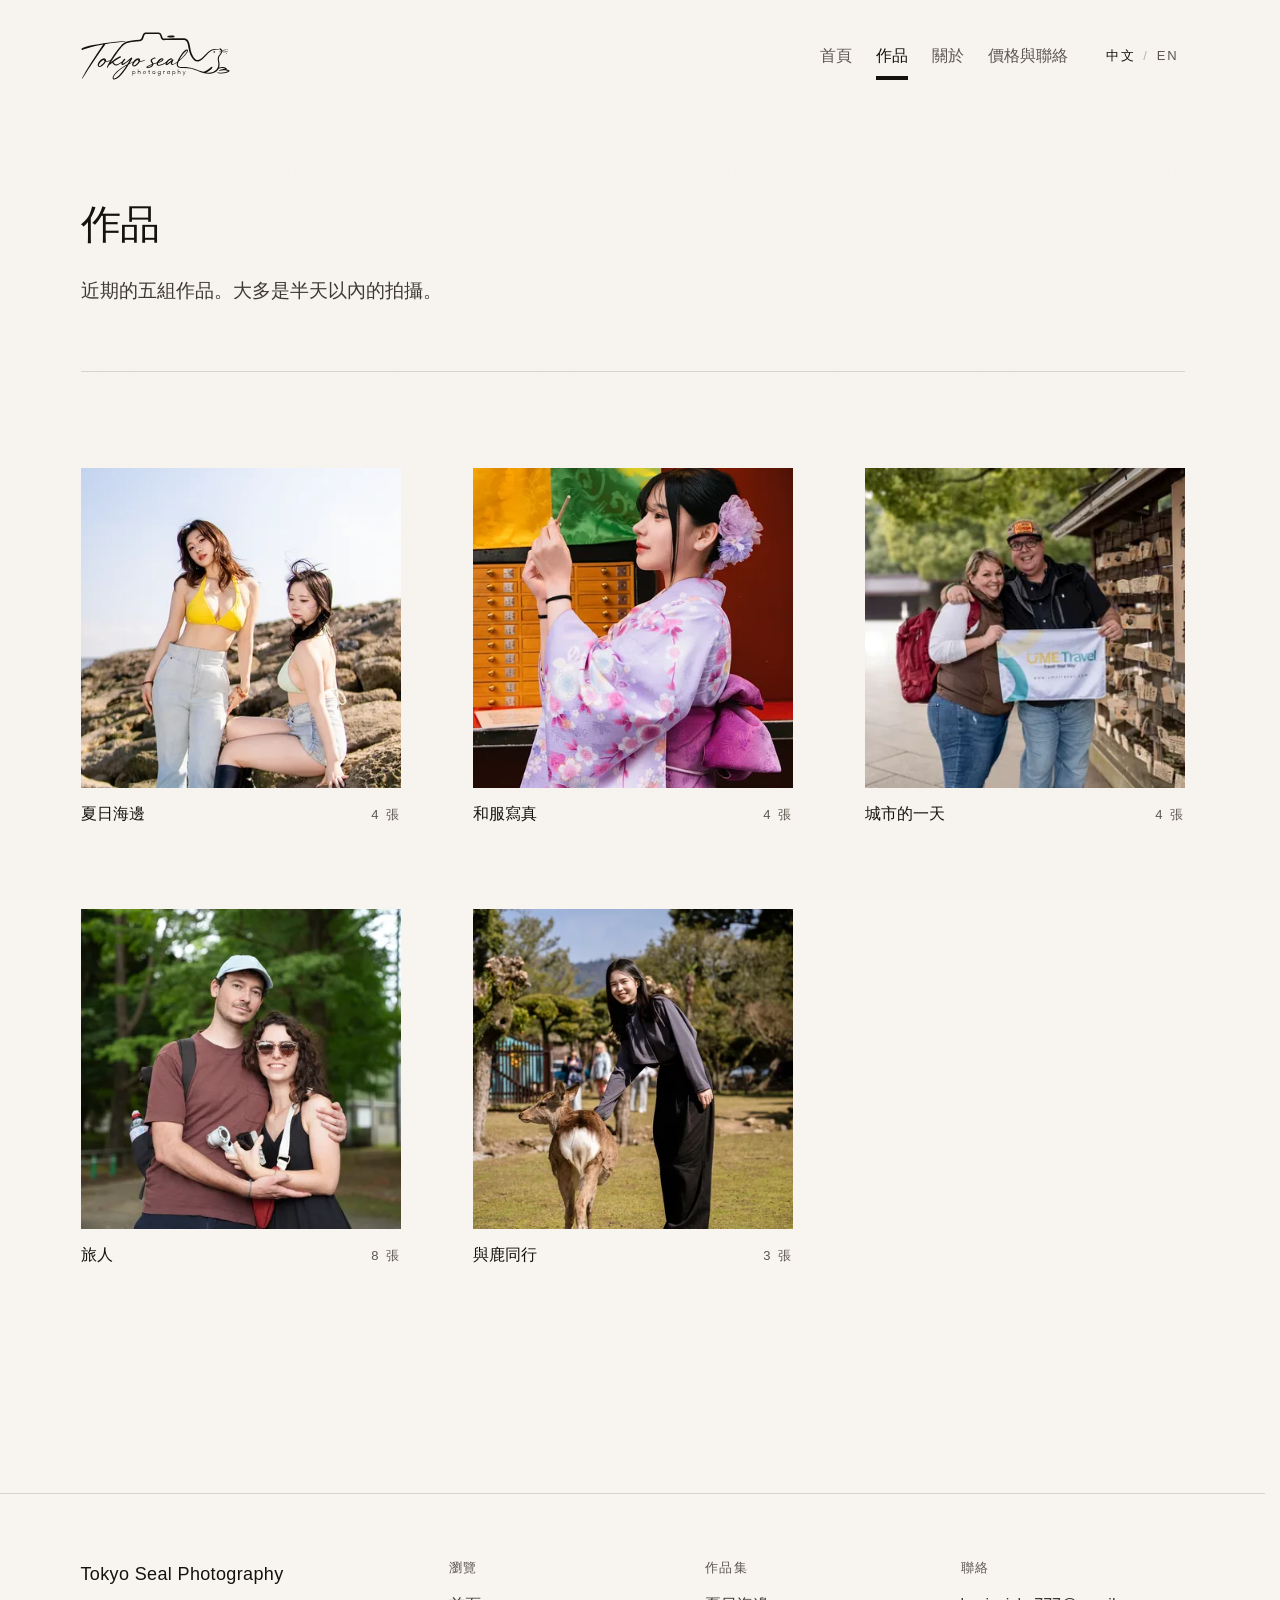
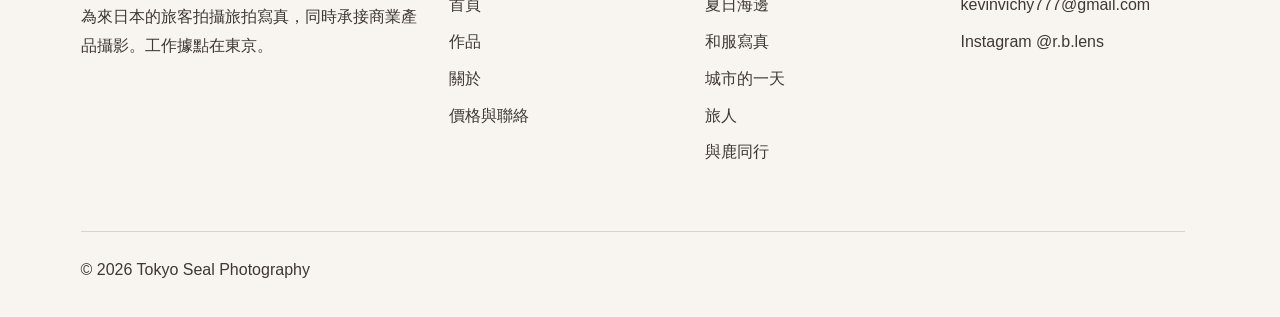
<file: galleries.html>
<!DOCTYPE html>
<html lang="zh-Hant" data-lang="zh">
<head>
<meta charset="utf-8">
<meta name="viewport" content="width=device-width, initial-scale=1">
<title data-i18n data-en-text="Work — Tokyo Seal Photography">作品 — Tokyo Seal Photography</title>
<meta name="description" data-i18n content="攝影師 Robin 的作品選集，包含旅拍寫真與和服寫真。" data-en-content="Selected work by photographer Robin. Travel portraits and kimono sessions.">
<meta property="og:title" content="作品 — Tokyo Seal Photography">
<meta property="og:description" data-i18n content="攝影師 Robin 的作品選集，包含旅拍寫真與和服寫真。" data-en-content="Selected work by photographer Robin. Travel portraits and kimono sessions.">
<meta property="og:image" content="assets/img/sets/gallery-4/04-1600.webp">
<meta property="og:type" content="website">
<link rel="stylesheet" href="assets/css/tokens.css">
<link rel="stylesheet" href="assets/css/site.css">
<script>(function(h){h.classList.add('js');var l;try{l=localStorage.getItem('tsp-lang')}catch(e){}l=l==='en'?'en':'zh';h.setAttribute('data-lang',l);h.lang=l==='en'?'en':'zh-Hant';})(document.documentElement);</script>
</head>
<body>
<header class="site-header">
  <div class="container site-header__inner">
    <a class="site-header__mark" href="index.html">
      <span class="logo" aria-hidden="true"></span>
      <span class="u-vh">Tokyo Seal Photography</span>
    </a>
    <div class="site-header__aside">
      <nav class="site-nav" data-i18n aria-label="主導航" data-en-aria-label="Main navigation">
        <a href="index.html"><span class="t-zh">首頁</span><span class="t-en">Home</span></a>
        <a href="galleries.html" aria-current="page"><span class="t-zh">作品</span><span class="t-en">Work</span></a>
        <a href="about.html"><span class="t-zh">關於</span><span class="t-en">About</span></a>
        <a href="contact.html"><span class="t-zh">價格與聯絡</span><span class="t-en">Pricing &amp; Contact</span></a>
      </nav>
      <button class="lang-toggle" type="button" data-lang-toggle data-i18n aria-label="切換至英文" data-en-aria-label="Switch to Chinese">
        <span class="lang-toggle__opt" data-opt="zh">中文</span>
        <span class="lang-toggle__sep" aria-hidden="true">/</span>
        <span class="lang-toggle__opt" data-opt="en">EN</span>
      </button>
    </div>
  </div>
</header>

<main>
  <div class="container">
    <section class="hero">
      <h1 class="title"><span class="t-zh">作品</span><span class="t-en">Work</span></h1>
      <p class="lead prose hero__lead t-zh">近期的五組作品。大多是半天以內的拍攝。</p>
      <p class="lead prose hero__lead t-en">Five recent sets. Most of them half a day or less.</p>
    </section>

    <section class="section" style="border-top:1px solid var(--rule)">
      <div class="gallery-grid gallery-grid--cards">
      <a class="set-card reveal" href="sets/gallery-1.html">
        <figure class="photo photo--cover">
          <img src="assets/img/sets/gallery-1/01-400.webp"
               srcset="assets/img/sets/gallery-1/01-400.webp 400w,
                       assets/img/sets/gallery-1/01-800.webp 800w"
               sizes="(max-width: 600px) calc(100vw - 3rem), (max-width: 900px) 42vw, 320px"
               width="400" height="400" data-i18n alt="夏日海邊 封面" data-en-alt="Summer by the Sea cover" loading="lazy">
        </figure>
        <div class="set-card__meta">
          <span class="set-card__title"><span class="t-zh">夏日海邊</span><span class="t-en">Summer by the Sea</span></span>
          <span class="set-card__count"><span class="t-zh">4 張</span><span class="t-en">4 photos</span></span>
        </div>
      </a>
      <a class="set-card reveal" href="sets/gallery-2.html">
        <figure class="photo photo--cover">
          <img src="assets/img/sets/gallery-2/01-400.webp"
               srcset="assets/img/sets/gallery-2/01-400.webp 400w,
                       assets/img/sets/gallery-2/01-800.webp 800w"
               sizes="(max-width: 600px) calc(100vw - 3rem), (max-width: 900px) 42vw, 320px"
               width="400" height="400" data-i18n alt="和服寫真 封面" data-en-alt="Kimono at the Temple cover" loading="lazy">
        </figure>
        <div class="set-card__meta">
          <span class="set-card__title"><span class="t-zh">和服寫真</span><span class="t-en">Kimono at the Temple</span></span>
          <span class="set-card__count"><span class="t-zh">4 張</span><span class="t-en">4 photos</span></span>
        </div>
      </a>
      <a class="set-card reveal" href="sets/gallery-3.html">
        <figure class="photo photo--cover">
          <img src="assets/img/sets/gallery-3/01-400.webp"
               srcset="assets/img/sets/gallery-3/01-400.webp 400w,
                       assets/img/sets/gallery-3/01-800.webp 800w"
               sizes="(max-width: 600px) calc(100vw - 3rem), (max-width: 900px) 42vw, 320px"
               width="400" height="400" data-i18n alt="城市的一天 封面" data-en-alt="A Day in the City cover" loading="lazy">
        </figure>
        <div class="set-card__meta">
          <span class="set-card__title"><span class="t-zh">城市的一天</span><span class="t-en">A Day in the City</span></span>
          <span class="set-card__count"><span class="t-zh">4 張</span><span class="t-en">4 photos</span></span>
        </div>
      </a>
      <a class="set-card reveal" href="sets/gallery-4.html">
        <figure class="photo photo--cover">
          <img src="assets/img/sets/gallery-4/01-400.webp"
               srcset="assets/img/sets/gallery-4/01-400.webp 400w,
                       assets/img/sets/gallery-4/01-800.webp 800w"
               sizes="(max-width: 600px) calc(100vw - 3rem), (max-width: 900px) 42vw, 320px"
               width="400" height="400" data-i18n alt="旅人 封面" data-en-alt="Visitors cover" loading="lazy">
        </figure>
        <div class="set-card__meta">
          <span class="set-card__title"><span class="t-zh">旅人</span><span class="t-en">Visitors</span></span>
          <span class="set-card__count"><span class="t-zh">8 張</span><span class="t-en">8 photos</span></span>
        </div>
      </a>
      <a class="set-card reveal" href="sets/gallery-5.html">
        <figure class="photo photo--cover">
          <img src="assets/img/sets/gallery-5/01-400.webp"
               srcset="assets/img/sets/gallery-5/01-400.webp 400w,
                       assets/img/sets/gallery-5/01-800.webp 800w"
               sizes="(max-width: 600px) calc(100vw - 3rem), (max-width: 900px) 42vw, 320px"
               width="400" height="400" data-i18n alt="與鹿同行 封面" data-en-alt="Among the Deer cover" loading="lazy">
        </figure>
        <div class="set-card__meta">
          <span class="set-card__title"><span class="t-zh">與鹿同行</span><span class="t-en">Among the Deer</span></span>
          <span class="set-card__count"><span class="t-zh">3 張</span><span class="t-en">3 photos</span></span>
        </div>
      </a>
      </div>
    </section>
  </div>
</main>

<footer class="site-footer">
  <div class="container">
    <div class="site-footer__grid">
      <div>
        <p class="site-footer__mark">Tokyo Seal Photography</p>
        <p class="small t-zh">為來日本的旅客拍攝旅拍寫真，同時承接商業產品攝影。工作據點在東京。</p>
        <p class="small t-en">Travel portraits for visitors to Japan, and commercial product photography. Based in Tokyo.</p>
      </div>
      <nav>
        <p class="label"><span class="t-zh">瀏覽</span><span class="t-en">Browse</span></p>
        <ul>
          <li><a href="index.html"><span class="t-zh">首頁</span><span class="t-en">Home</span></a></li>
          <li><a href="galleries.html"><span class="t-zh">作品</span><span class="t-en">Work</span></a></li>
          <li><a href="about.html"><span class="t-zh">關於</span><span class="t-en">About</span></a></li>
          <li><a href="contact.html"><span class="t-zh">價格與聯絡</span><span class="t-en">Pricing &amp; Contact</span></a></li>
        </ul>
      </nav>
      <nav>
        <p class="label"><span class="t-zh">作品集</span><span class="t-en">Galleries</span></p>
        <ul>
          <li><a href="sets/gallery-1.html"><span class="t-zh">夏日海邊</span><span class="t-en">Summer by the Sea</span></a></li>
          <li><a href="sets/gallery-2.html"><span class="t-zh">和服寫真</span><span class="t-en">Kimono at the Temple</span></a></li>
          <li><a href="sets/gallery-3.html"><span class="t-zh">城市的一天</span><span class="t-en">A Day in the City</span></a></li>
          <li><a href="sets/gallery-4.html"><span class="t-zh">旅人</span><span class="t-en">Visitors</span></a></li>
          <li><a href="sets/gallery-5.html"><span class="t-zh">與鹿同行</span><span class="t-en">Among the Deer</span></a></li>
        </ul>
      </nav>
      <div>
        <p class="label"><span class="t-zh">聯絡</span><span class="t-en">Contact</span></p>
        <ul>
          <li><a href="mailto:kevinvichy777@gmail.com">kevinvichy777@gmail.com</a></li>
          <li>Instagram <a href="https://www.instagram.com/r.b.lens" target="_blank" rel="noopener">@r.b.lens</a></li>
        </ul>
      </div>
    </div>
    <div class="site-footer__base">
      <p class="small">© 2026 Tokyo Seal Photography</p>
    </div>
  </div>
</footer>
<script src="assets/js/lang.js" defer></script>
<script src="assets/js/gallery.js" defer></script>
</body>
</html>
</file>
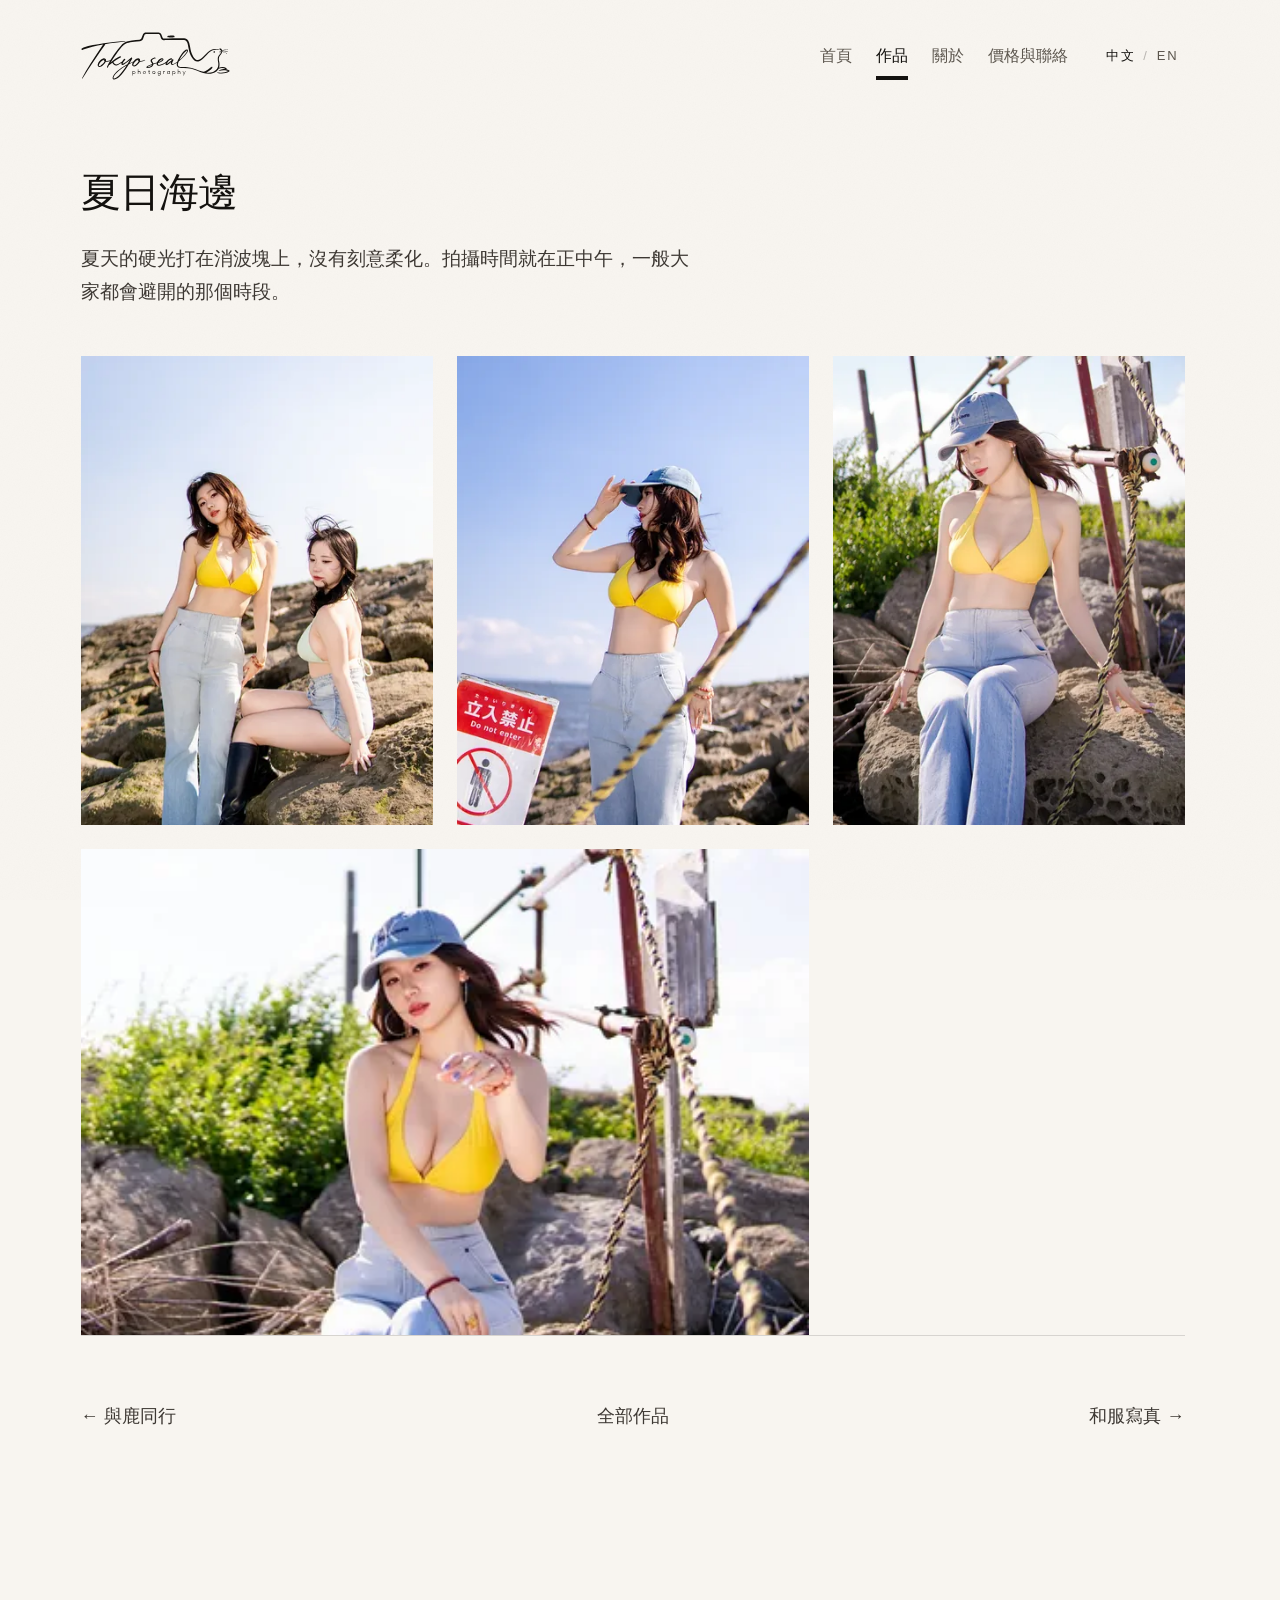
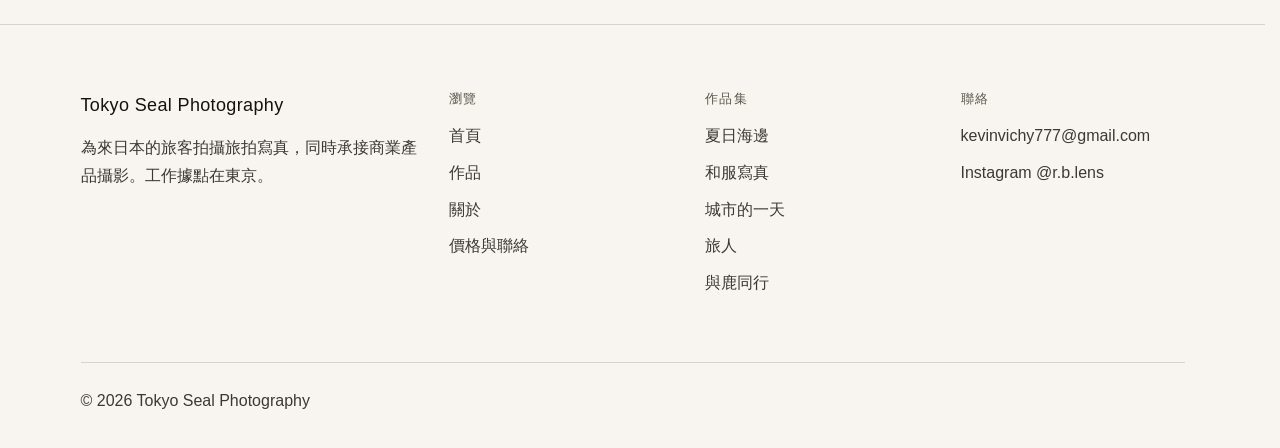
<file: sets/gallery-1.html>
<!DOCTYPE html>
<html lang="zh-Hant" data-lang="zh">
<head>
<meta charset="utf-8">
<meta name="viewport" content="width=device-width, initial-scale=1">
<title data-i18n data-en-text="Summer by the Sea — Tokyo Seal Photography">夏日海邊 — Tokyo Seal Photography</title>
<meta name="description" data-i18n content="夏日海邊的人像拍攝，正午的強光。" data-en-content="A summer portrait session by the water, in strong midday light.">
<meta property="og:title" data-i18n content="夏日海邊 — Tokyo Seal Photography" data-en-content="Summer by the Sea — Tokyo Seal Photography">
<meta property="og:description" data-i18n content="夏日海邊的人像拍攝，正午的強光。" data-en-content="A summer portrait session by the water, in strong midday light.">
<meta property="og:image" content="../assets/img/sets/gallery-1/01-1600.webp">
<meta property="og:type" content="website">
<link rel="stylesheet" href="../assets/css/tokens.css">
<link rel="stylesheet" href="../assets/css/site.css">
<script>(function(h){h.classList.add('js');var l;try{l=localStorage.getItem('tsp-lang')}catch(e){}l=l==='en'?'en':'zh';h.setAttribute('data-lang',l);h.lang=l==='en'?'en':'zh-Hant';})(document.documentElement);</script>
</head>
<body>
<header class="site-header">
  <div class="container site-header__inner">
    <a class="site-header__mark" href="../index.html">
      <span class="logo" aria-hidden="true"></span>
      <span class="u-vh">Tokyo Seal Photography</span>
    </a>
    <div class="site-header__aside">
      <nav class="site-nav" data-i18n aria-label="主導航" data-en-aria-label="Main navigation">
        <a href="../index.html"><span class="t-zh">首頁</span><span class="t-en">Home</span></a>
        <a href="../galleries.html" aria-current="page"><span class="t-zh">作品</span><span class="t-en">Work</span></a>
        <a href="../about.html"><span class="t-zh">關於</span><span class="t-en">About</span></a>
        <a href="../contact.html"><span class="t-zh">價格與聯絡</span><span class="t-en">Pricing &amp; Contact</span></a>
      </nav>
      <button class="lang-toggle" type="button" data-lang-toggle data-i18n aria-label="切換至英文" data-en-aria-label="Switch to Chinese">
        <span class="lang-toggle__opt" data-opt="zh">中文</span>
        <span class="lang-toggle__sep" aria-hidden="true">/</span>
        <span class="lang-toggle__opt" data-opt="en">EN</span>
      </button>
    </div>
  </div>
</header>

<main>
  <div class="container">
    <div class="set-header">
      <h1 class="title"><span class="t-zh">夏日海邊</span><span class="t-en">Summer by the Sea</span></h1>
      <p class="lead prose t-zh" style="margin-top:var(--space-5)">夏天的硬光打在消波塊上，沒有刻意柔化。拍攝時間就在正中午，一般大家都會避開的那個時段。</p>
      <p class="lead prose t-en" style="margin-top:var(--space-5)">Hard summer light on a rock breakwater, and no attempt to soften any of it. Shot through the middle of the day, which is usually the hour everyone avoids.</p>
    </div>

    <div class="gallery-grid gallery-grid--3" data-lightbox>
      <figure class="photo photo--portrait reveal">
        <img src="../assets/img/sets/gallery-1/01-400.webp"
             srcset="../assets/img/sets/gallery-1/01-400.webp 400w,
                     ../assets/img/sets/gallery-1/01-800.webp 800w"
             sizes="(max-width: 600px) calc(100vw - 3rem), (max-width: 900px) 50vw, 352px"
             data-full="../assets/img/sets/gallery-1/01-1600.webp"
             width="300" height="400" data-i18n alt="夏日海邊 第 1 張" data-en-alt="Summer by the Sea photo 1" loading="lazy">
      </figure>
      <figure class="photo photo--portrait reveal">
        <img src="../assets/img/sets/gallery-1/02-400.webp"
             srcset="../assets/img/sets/gallery-1/02-400.webp 400w,
                     ../assets/img/sets/gallery-1/02-800.webp 800w"
             sizes="(max-width: 600px) calc(100vw - 3rem), (max-width: 900px) 50vw, 352px"
             data-full="../assets/img/sets/gallery-1/02-1600.webp"
             width="300" height="400" data-i18n alt="夏日海邊 第 2 張" data-en-alt="Summer by the Sea photo 2" loading="lazy">
      </figure>
      <figure class="photo photo--portrait reveal">
        <img src="../assets/img/sets/gallery-1/03-400.webp"
             srcset="../assets/img/sets/gallery-1/03-400.webp 400w,
                     ../assets/img/sets/gallery-1/03-800.webp 800w"
             sizes="(max-width: 600px) calc(100vw - 3rem), (max-width: 900px) 50vw, 352px"
             data-full="../assets/img/sets/gallery-1/03-1600.webp"
             width="300" height="400" data-i18n alt="夏日海邊 第 3 張" data-en-alt="Summer by the Sea photo 3" loading="lazy">
      </figure>
      <figure class="photo photo--landscape reveal">
        <img src="../assets/img/sets/gallery-1/04-400.webp"
             srcset="../assets/img/sets/gallery-1/04-400.webp 400w,
                     ../assets/img/sets/gallery-1/04-800.webp 800w,
                     ../assets/img/sets/gallery-1/04-1600.webp 1600w"
             sizes="(max-width: 600px) calc(100vw - 3rem), (max-width: 900px) calc(100vw - 6rem), 730px"
             data-full="../assets/img/sets/gallery-1/04-1600.webp"
             width="720" height="480" data-i18n alt="夏日海邊 第 4 張" data-en-alt="Summer by the Sea photo 4" loading="lazy">
      </figure>
    </div>

    <div class="set-footer">
      <a class="link" href="../sets/gallery-5.html">← <span class="t-zh">與鹿同行</span><span class="t-en">Among the Deer</span></a>
      <a class="link" href="../galleries.html"><span class="t-zh">全部作品</span><span class="t-en">All Work</span></a>
      <a class="link" href="../sets/gallery-2.html"><span class="t-zh">和服寫真</span><span class="t-en">Kimono at the Temple</span> →</a>
    </div>
  </div>
</main>

<footer class="site-footer">
  <div class="container">
    <div class="site-footer__grid">
      <div>
        <p class="site-footer__mark">Tokyo Seal Photography</p>
        <p class="small t-zh">為來日本的旅客拍攝旅拍寫真，同時承接商業產品攝影。工作據點在東京。</p>
        <p class="small t-en">Travel portraits for visitors to Japan, and commercial product photography. Based in Tokyo.</p>
      </div>
      <nav>
        <p class="label"><span class="t-zh">瀏覽</span><span class="t-en">Browse</span></p>
        <ul>
          <li><a href="../index.html"><span class="t-zh">首頁</span><span class="t-en">Home</span></a></li>
          <li><a href="../galleries.html"><span class="t-zh">作品</span><span class="t-en">Work</span></a></li>
          <li><a href="../about.html"><span class="t-zh">關於</span><span class="t-en">About</span></a></li>
          <li><a href="../contact.html"><span class="t-zh">價格與聯絡</span><span class="t-en">Pricing &amp; Contact</span></a></li>
        </ul>
      </nav>
      <nav>
        <p class="label"><span class="t-zh">作品集</span><span class="t-en">Galleries</span></p>
        <ul>
          <li><a href="../sets/gallery-1.html"><span class="t-zh">夏日海邊</span><span class="t-en">Summer by the Sea</span></a></li>
          <li><a href="../sets/gallery-2.html"><span class="t-zh">和服寫真</span><span class="t-en">Kimono at the Temple</span></a></li>
          <li><a href="../sets/gallery-3.html"><span class="t-zh">城市的一天</span><span class="t-en">A Day in the City</span></a></li>
          <li><a href="../sets/gallery-4.html"><span class="t-zh">旅人</span><span class="t-en">Visitors</span></a></li>
          <li><a href="../sets/gallery-5.html"><span class="t-zh">與鹿同行</span><span class="t-en">Among the Deer</span></a></li>
        </ul>
      </nav>
      <div>
        <p class="label"><span class="t-zh">聯絡</span><span class="t-en">Contact</span></p>
        <ul>
          <li><a href="mailto:kevinvichy777@gmail.com">kevinvichy777@gmail.com</a></li>
          <li>Instagram <a href="https://www.instagram.com/r.b.lens" target="_blank" rel="noopener">@r.b.lens</a></li>
        </ul>
      </div>
    </div>
    <div class="site-footer__base">
      <p class="small">© 2026 Tokyo Seal Photography</p>
    </div>
  </div>
</footer>
<script src="../assets/js/lang.js" defer></script>
<script src="../assets/js/gallery.js" defer></script>
</body>
</html>
</file>
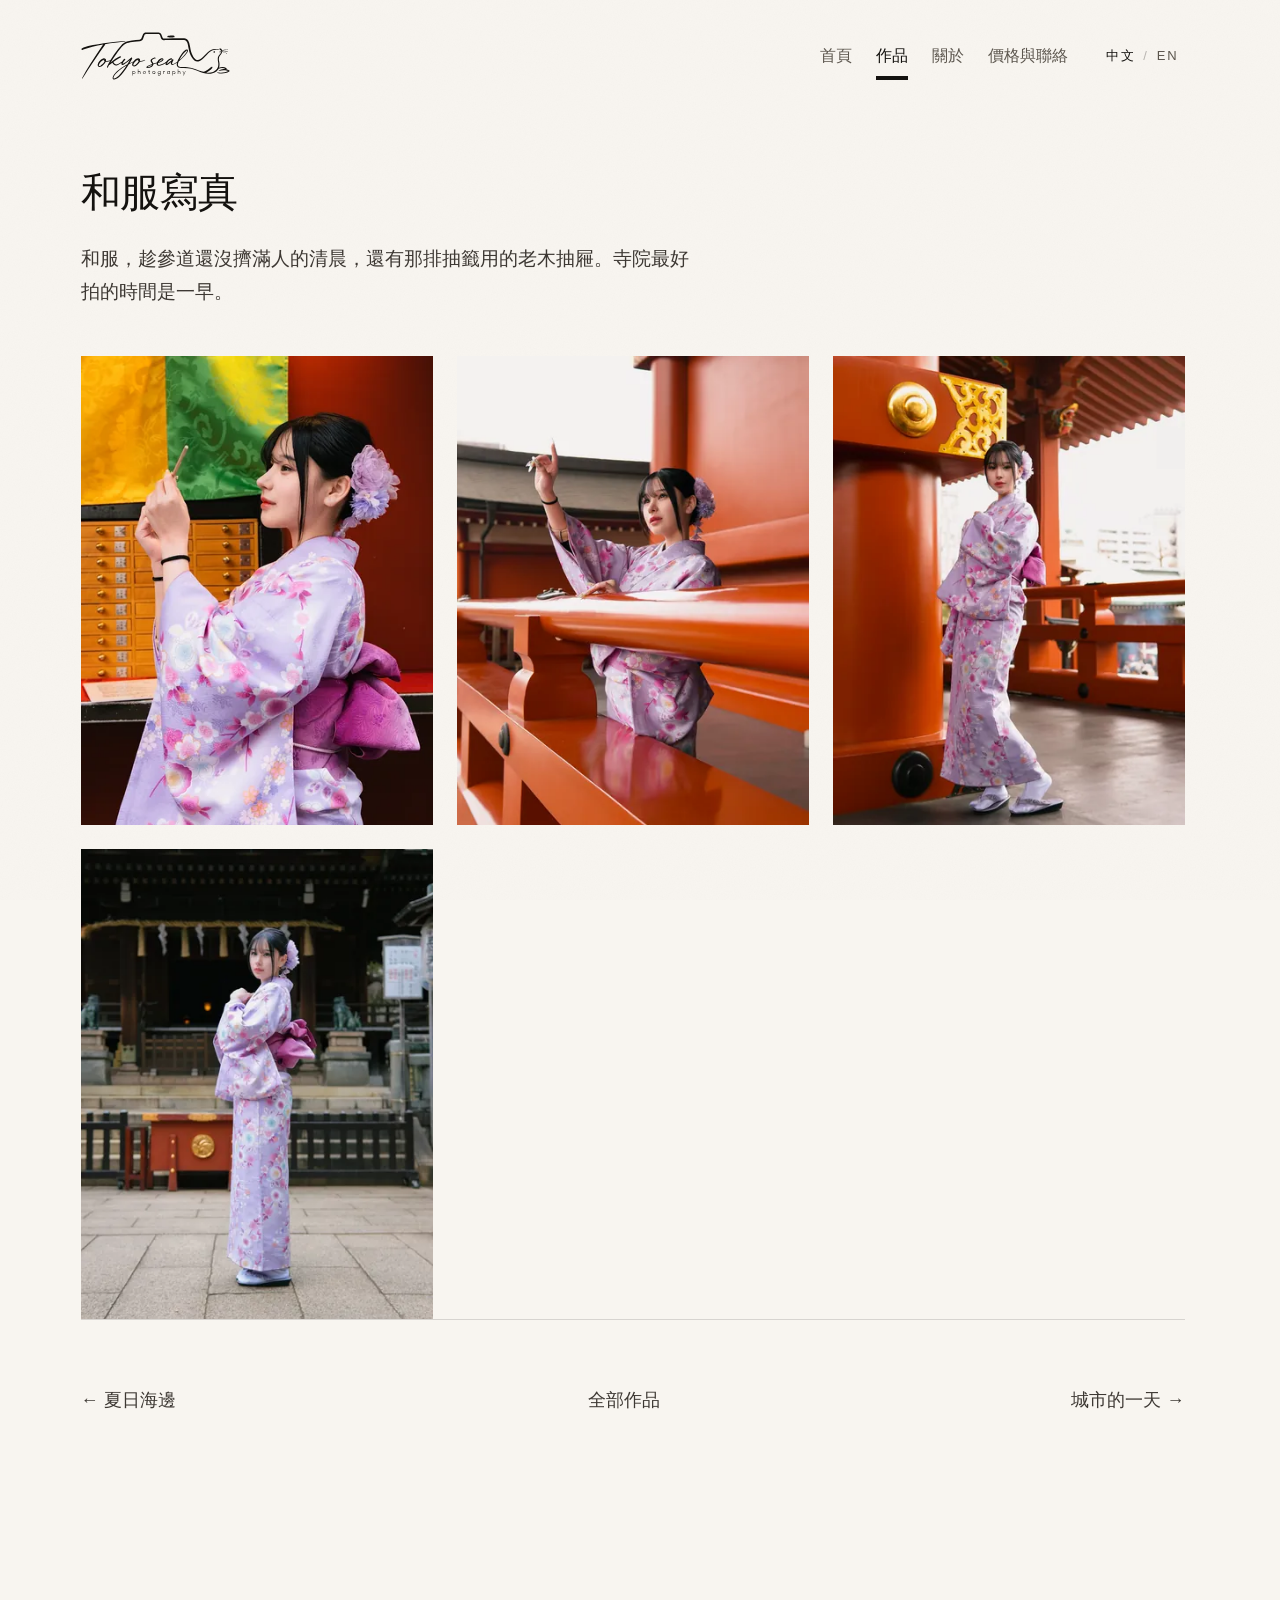
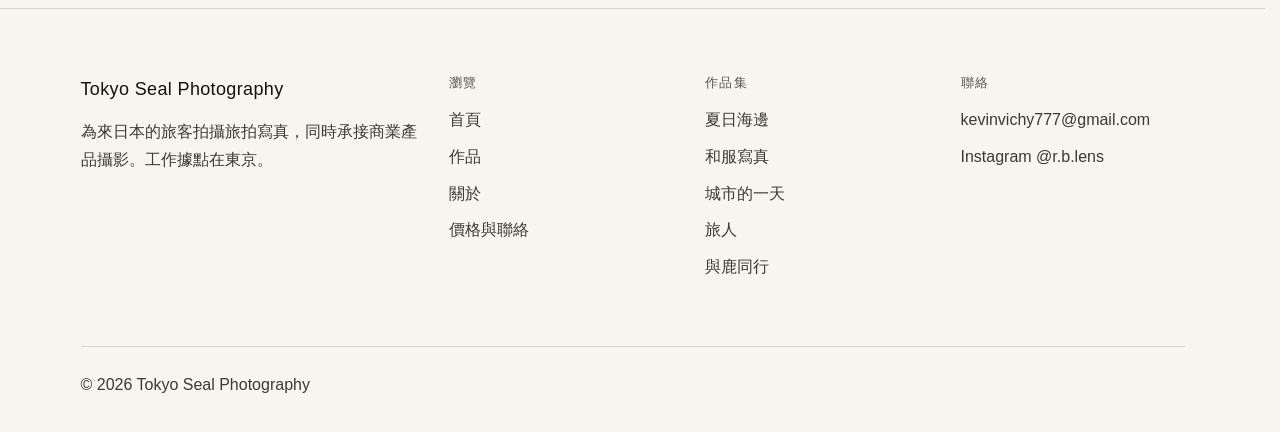
<file: sets/gallery-2.html>
<!DOCTYPE html>
<html lang="zh-Hant" data-lang="zh">
<head>
<meta charset="utf-8">
<meta name="viewport" content="width=device-width, initial-scale=1">
<title data-i18n data-en-text="Kimono at the Temple — Tokyo Seal Photography">和服寫真 — Tokyo Seal Photography</title>
<meta name="description" data-i18n content="清晨寺院的和服寫真拍攝。" data-en-content="A kimono portrait session at a temple in the early morning.">
<meta property="og:title" data-i18n content="和服寫真 — Tokyo Seal Photography" data-en-content="Kimono at the Temple — Tokyo Seal Photography">
<meta property="og:description" data-i18n content="清晨寺院的和服寫真拍攝。" data-en-content="A kimono portrait session at a temple in the early morning.">
<meta property="og:image" content="../assets/img/sets/gallery-2/01-1600.webp">
<meta property="og:type" content="website">
<link rel="stylesheet" href="../assets/css/tokens.css">
<link rel="stylesheet" href="../assets/css/site.css">
<script>(function(h){h.classList.add('js');var l;try{l=localStorage.getItem('tsp-lang')}catch(e){}l=l==='en'?'en':'zh';h.setAttribute('data-lang',l);h.lang=l==='en'?'en':'zh-Hant';})(document.documentElement);</script>
</head>
<body>
<header class="site-header">
  <div class="container site-header__inner">
    <a class="site-header__mark" href="../index.html">
      <span class="logo" aria-hidden="true"></span>
      <span class="u-vh">Tokyo Seal Photography</span>
    </a>
    <div class="site-header__aside">
      <nav class="site-nav" data-i18n aria-label="主導航" data-en-aria-label="Main navigation">
        <a href="../index.html"><span class="t-zh">首頁</span><span class="t-en">Home</span></a>
        <a href="../galleries.html" aria-current="page"><span class="t-zh">作品</span><span class="t-en">Work</span></a>
        <a href="../about.html"><span class="t-zh">關於</span><span class="t-en">About</span></a>
        <a href="../contact.html"><span class="t-zh">價格與聯絡</span><span class="t-en">Pricing &amp; Contact</span></a>
      </nav>
      <button class="lang-toggle" type="button" data-lang-toggle data-i18n aria-label="切換至英文" data-en-aria-label="Switch to Chinese">
        <span class="lang-toggle__opt" data-opt="zh">中文</span>
        <span class="lang-toggle__sep" aria-hidden="true">/</span>
        <span class="lang-toggle__opt" data-opt="en">EN</span>
      </button>
    </div>
  </div>
</header>

<main>
  <div class="container">
    <div class="set-header">
      <h1 class="title"><span class="t-zh">和服寫真</span><span class="t-en">Kimono at the Temple</span></h1>
      <p class="lead prose t-zh" style="margin-top:var(--space-5)">和服，趁參道還沒擠滿人的清晨，還有那排抽籤用的老木抽屜。寺院最好拍的時間是一早。</p>
      <p class="lead prose t-en" style="margin-top:var(--space-5)">Kimono, a quiet hour before the main street fills up, and the old wooden drawers where you shake out a fortune. Temple grounds photograph best early.</p>
    </div>

    <div class="gallery-grid gallery-grid--3" data-lightbox>
      <figure class="photo photo--portrait reveal">
        <img src="../assets/img/sets/gallery-2/01-400.webp"
             srcset="../assets/img/sets/gallery-2/01-400.webp 400w,
                     ../assets/img/sets/gallery-2/01-800.webp 800w"
             sizes="(max-width: 600px) calc(100vw - 3rem), (max-width: 900px) 50vw, 352px"
             data-full="../assets/img/sets/gallery-2/01-1600.webp"
             width="300" height="400" data-i18n alt="和服寫真 第 1 張" data-en-alt="Kimono at the Temple photo 1" loading="lazy">
      </figure>
      <figure class="photo photo--portrait reveal">
        <img src="../assets/img/sets/gallery-2/02-400.webp"
             srcset="../assets/img/sets/gallery-2/02-400.webp 400w,
                     ../assets/img/sets/gallery-2/02-800.webp 800w"
             sizes="(max-width: 600px) calc(100vw - 3rem), (max-width: 900px) 50vw, 352px"
             data-full="../assets/img/sets/gallery-2/02-1600.webp"
             width="300" height="400" data-i18n alt="和服寫真 第 2 張" data-en-alt="Kimono at the Temple photo 2" loading="lazy">
      </figure>
      <figure class="photo photo--portrait reveal">
        <img src="../assets/img/sets/gallery-2/03-400.webp"
             srcset="../assets/img/sets/gallery-2/03-400.webp 400w,
                     ../assets/img/sets/gallery-2/03-800.webp 800w"
             sizes="(max-width: 600px) calc(100vw - 3rem), (max-width: 900px) 50vw, 352px"
             data-full="../assets/img/sets/gallery-2/03-1600.webp"
             width="300" height="400" data-i18n alt="和服寫真 第 3 張" data-en-alt="Kimono at the Temple photo 3" loading="lazy">
      </figure>
      <figure class="photo photo--portrait reveal">
        <img src="../assets/img/sets/gallery-2/04-400.webp"
             srcset="../assets/img/sets/gallery-2/04-400.webp 400w,
                     ../assets/img/sets/gallery-2/04-800.webp 800w"
             sizes="(max-width: 600px) calc(100vw - 3rem), (max-width: 900px) 50vw, 352px"
             data-full="../assets/img/sets/gallery-2/04-1600.webp"
             width="300" height="400" data-i18n alt="和服寫真 第 4 張" data-en-alt="Kimono at the Temple photo 4" loading="lazy">
      </figure>
    </div>

    <div class="set-footer">
      <a class="link" href="../sets/gallery-1.html">← <span class="t-zh">夏日海邊</span><span class="t-en">Summer by the Sea</span></a>
      <a class="link" href="../galleries.html"><span class="t-zh">全部作品</span><span class="t-en">All Work</span></a>
      <a class="link" href="../sets/gallery-3.html"><span class="t-zh">城市的一天</span><span class="t-en">A Day in the City</span> →</a>
    </div>
  </div>
</main>

<footer class="site-footer">
  <div class="container">
    <div class="site-footer__grid">
      <div>
        <p class="site-footer__mark">Tokyo Seal Photography</p>
        <p class="small t-zh">為來日本的旅客拍攝旅拍寫真，同時承接商業產品攝影。工作據點在東京。</p>
        <p class="small t-en">Travel portraits for visitors to Japan, and commercial product photography. Based in Tokyo.</p>
      </div>
      <nav>
        <p class="label"><span class="t-zh">瀏覽</span><span class="t-en">Browse</span></p>
        <ul>
          <li><a href="../index.html"><span class="t-zh">首頁</span><span class="t-en">Home</span></a></li>
          <li><a href="../galleries.html"><span class="t-zh">作品</span><span class="t-en">Work</span></a></li>
          <li><a href="../about.html"><span class="t-zh">關於</span><span class="t-en">About</span></a></li>
          <li><a href="../contact.html"><span class="t-zh">價格與聯絡</span><span class="t-en">Pricing &amp; Contact</span></a></li>
        </ul>
      </nav>
      <nav>
        <p class="label"><span class="t-zh">作品集</span><span class="t-en">Galleries</span></p>
        <ul>
          <li><a href="../sets/gallery-1.html"><span class="t-zh">夏日海邊</span><span class="t-en">Summer by the Sea</span></a></li>
          <li><a href="../sets/gallery-2.html"><span class="t-zh">和服寫真</span><span class="t-en">Kimono at the Temple</span></a></li>
          <li><a href="../sets/gallery-3.html"><span class="t-zh">城市的一天</span><span class="t-en">A Day in the City</span></a></li>
          <li><a href="../sets/gallery-4.html"><span class="t-zh">旅人</span><span class="t-en">Visitors</span></a></li>
          <li><a href="../sets/gallery-5.html"><span class="t-zh">與鹿同行</span><span class="t-en">Among the Deer</span></a></li>
        </ul>
      </nav>
      <div>
        <p class="label"><span class="t-zh">聯絡</span><span class="t-en">Contact</span></p>
        <ul>
          <li><a href="mailto:kevinvichy777@gmail.com">kevinvichy777@gmail.com</a></li>
          <li>Instagram <a href="https://www.instagram.com/r.b.lens" target="_blank" rel="noopener">@r.b.lens</a></li>
        </ul>
      </div>
    </div>
    <div class="site-footer__base">
      <p class="small">© 2026 Tokyo Seal Photography</p>
    </div>
  </div>
</footer>
<script src="../assets/js/lang.js" defer></script>
<script src="../assets/js/gallery.js" defer></script>
</body>
</html>
</file>
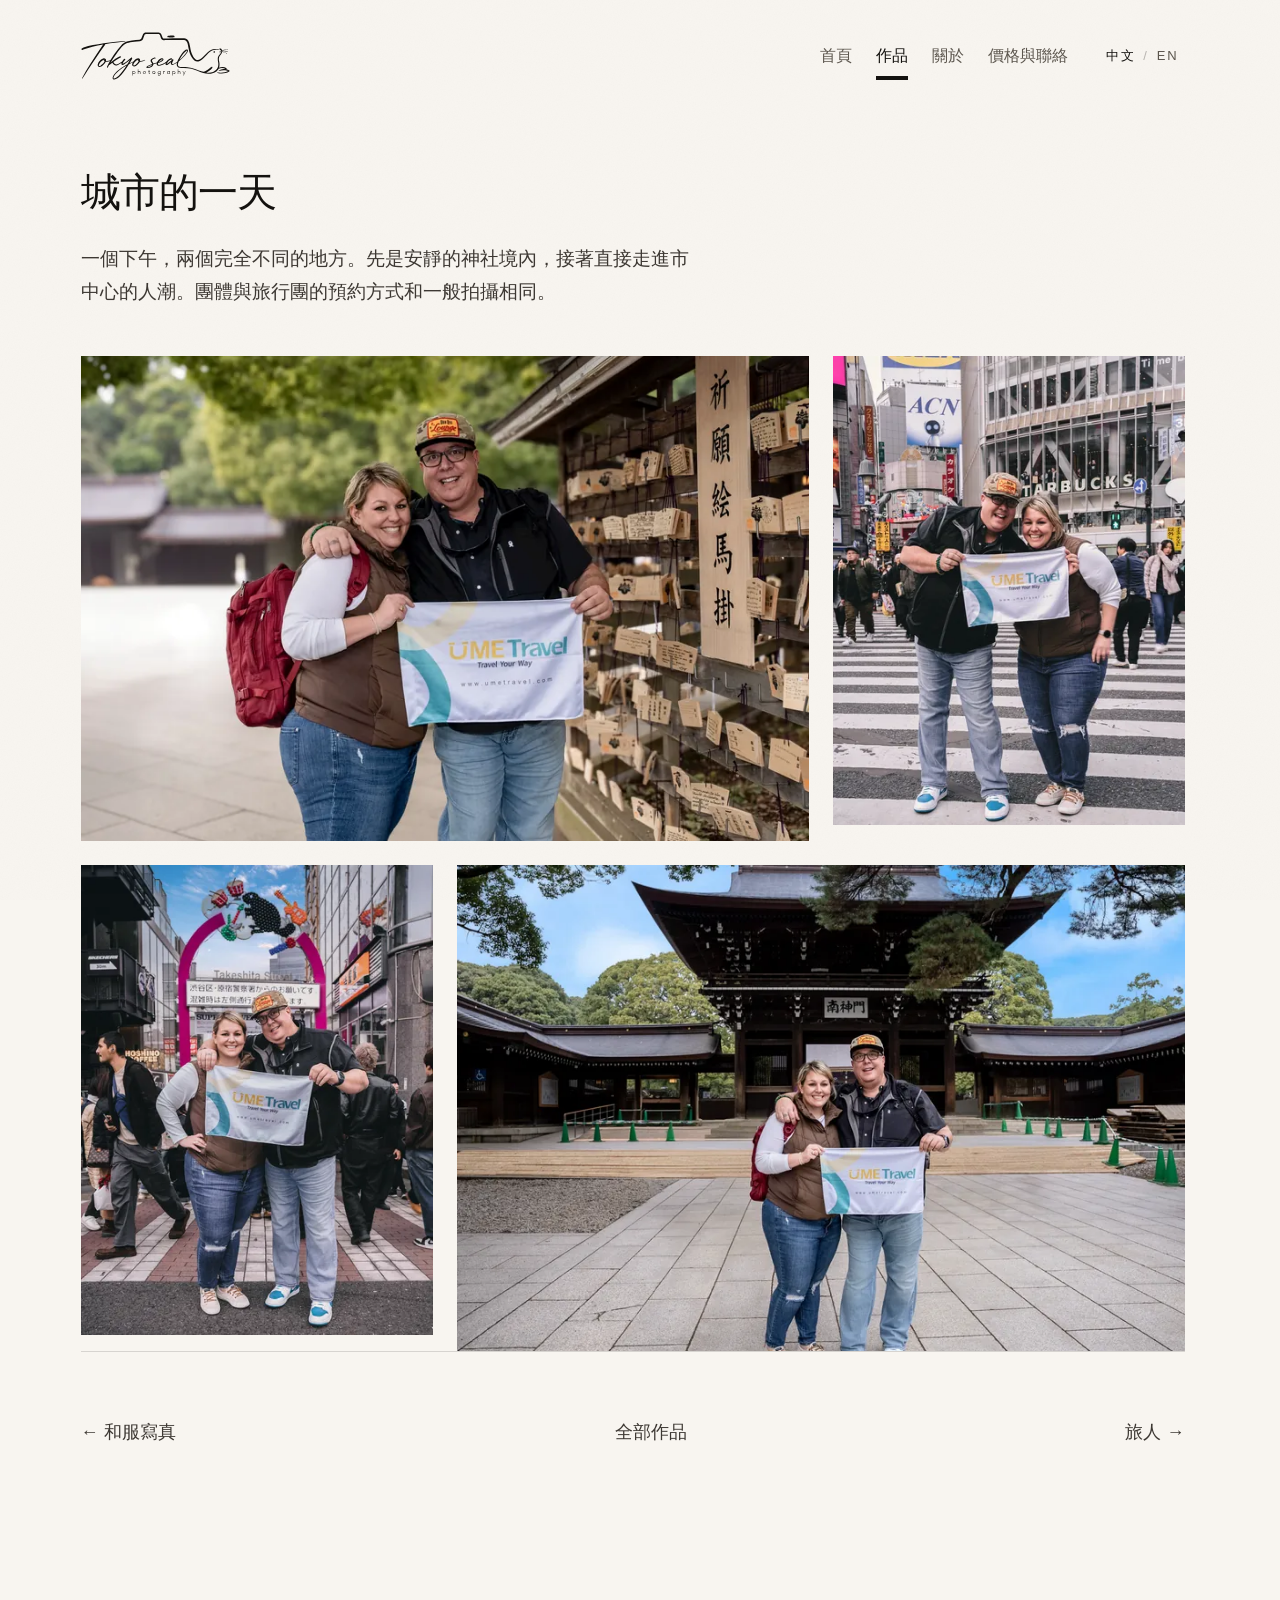
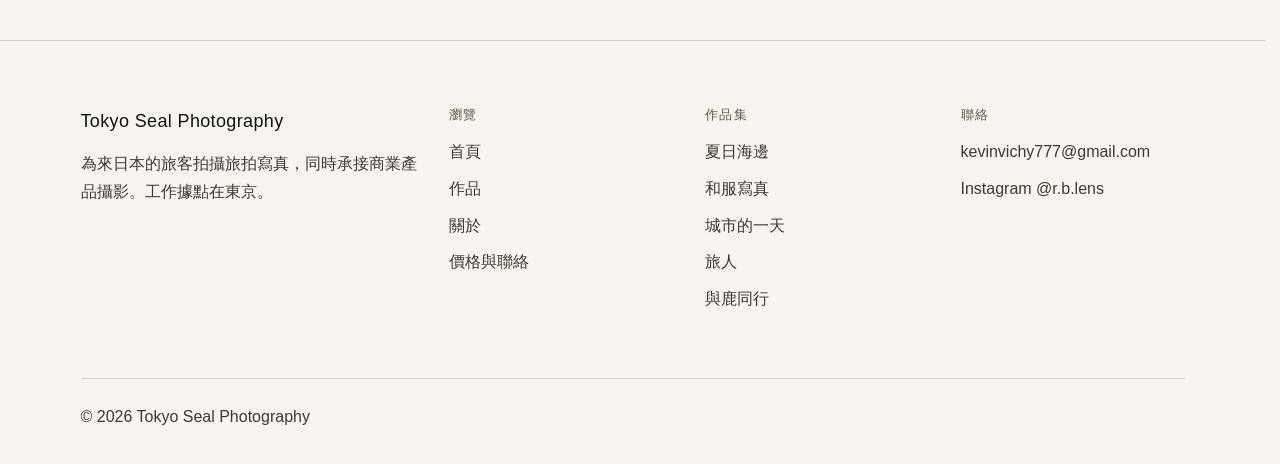
<file: sets/gallery-3.html>
<!DOCTYPE html>
<html lang="zh-Hant" data-lang="zh">
<head>
<meta charset="utf-8">
<meta name="viewport" content="width=device-width, initial-scale=1">
<title data-i18n data-en-text="A Day in the City — Tokyo Seal Photography">城市的一天 — Tokyo Seal Photography</title>
<meta name="description" data-i18n content="為旅客拍攝的一日行程，從安靜的神社到市中心的人潮。" data-en-content="A travel session for visitors, from quiet shrine grounds to the downtown crowds.">
<meta property="og:title" data-i18n content="城市的一天 — Tokyo Seal Photography" data-en-content="A Day in the City — Tokyo Seal Photography">
<meta property="og:description" data-i18n content="為旅客拍攝的一日行程，從安靜的神社到市中心的人潮。" data-en-content="A travel session for visitors, from quiet shrine grounds to the downtown crowds.">
<meta property="og:image" content="../assets/img/sets/gallery-3/01-1600.webp">
<meta property="og:type" content="website">
<link rel="stylesheet" href="../assets/css/tokens.css">
<link rel="stylesheet" href="../assets/css/site.css">
<script>(function(h){h.classList.add('js');var l;try{l=localStorage.getItem('tsp-lang')}catch(e){}l=l==='en'?'en':'zh';h.setAttribute('data-lang',l);h.lang=l==='en'?'en':'zh-Hant';})(document.documentElement);</script>
</head>
<body>
<header class="site-header">
  <div class="container site-header__inner">
    <a class="site-header__mark" href="../index.html">
      <span class="logo" aria-hidden="true"></span>
      <span class="u-vh">Tokyo Seal Photography</span>
    </a>
    <div class="site-header__aside">
      <nav class="site-nav" data-i18n aria-label="主導航" data-en-aria-label="Main navigation">
        <a href="../index.html"><span class="t-zh">首頁</span><span class="t-en">Home</span></a>
        <a href="../galleries.html" aria-current="page"><span class="t-zh">作品</span><span class="t-en">Work</span></a>
        <a href="../about.html"><span class="t-zh">關於</span><span class="t-en">About</span></a>
        <a href="../contact.html"><span class="t-zh">價格與聯絡</span><span class="t-en">Pricing &amp; Contact</span></a>
      </nav>
      <button class="lang-toggle" type="button" data-lang-toggle data-i18n aria-label="切換至英文" data-en-aria-label="Switch to Chinese">
        <span class="lang-toggle__opt" data-opt="zh">中文</span>
        <span class="lang-toggle__sep" aria-hidden="true">/</span>
        <span class="lang-toggle__opt" data-opt="en">EN</span>
      </button>
    </div>
  </div>
</header>

<main>
  <div class="container">
    <div class="set-header">
      <h1 class="title"><span class="t-zh">城市的一天</span><span class="t-en">A Day in the City</span></h1>
      <p class="lead prose t-zh" style="margin-top:var(--space-5)">一個下午，兩個完全不同的地方。先是安靜的神社境內，接著直接走進市中心的人潮。團體與旅行團的預約方式和一般拍攝相同。</p>
      <p class="lead prose t-en" style="margin-top:var(--space-5)">One afternoon, two very different places. Quiet shrine grounds first, then straight into the crowds downtown. Group and tour bookings run the same way as any other session.</p>
    </div>

    <div class="gallery-grid gallery-grid--3" data-lightbox>
      <figure class="photo photo--landscape reveal">
        <img src="../assets/img/sets/gallery-3/01-400.webp"
             srcset="../assets/img/sets/gallery-3/01-400.webp 400w,
                     ../assets/img/sets/gallery-3/01-800.webp 800w,
                     ../assets/img/sets/gallery-3/01-1600.webp 1600w"
             sizes="(max-width: 600px) calc(100vw - 3rem), (max-width: 900px) calc(100vw - 6rem), 730px"
             data-full="../assets/img/sets/gallery-3/01-1600.webp"
             width="720" height="480" data-i18n alt="城市的一天 第 1 張" data-en-alt="A Day in the City photo 1" loading="lazy">
      </figure>
      <figure class="photo photo--portrait reveal">
        <img src="../assets/img/sets/gallery-3/02-400.webp"
             srcset="../assets/img/sets/gallery-3/02-400.webp 400w,
                     ../assets/img/sets/gallery-3/02-800.webp 800w"
             sizes="(max-width: 600px) calc(100vw - 3rem), (max-width: 900px) 50vw, 352px"
             data-full="../assets/img/sets/gallery-3/02-1600.webp"
             width="300" height="400" data-i18n alt="城市的一天 第 2 張" data-en-alt="A Day in the City photo 2" loading="lazy">
      </figure>
      <figure class="photo photo--portrait reveal">
        <img src="../assets/img/sets/gallery-3/03-400.webp"
             srcset="../assets/img/sets/gallery-3/03-400.webp 400w,
                     ../assets/img/sets/gallery-3/03-800.webp 800w"
             sizes="(max-width: 600px) calc(100vw - 3rem), (max-width: 900px) 50vw, 352px"
             data-full="../assets/img/sets/gallery-3/03-1600.webp"
             width="300" height="400" data-i18n alt="城市的一天 第 3 張" data-en-alt="A Day in the City photo 3" loading="lazy">
      </figure>
      <figure class="photo photo--landscape reveal">
        <img src="../assets/img/sets/gallery-3/04-400.webp"
             srcset="../assets/img/sets/gallery-3/04-400.webp 400w,
                     ../assets/img/sets/gallery-3/04-800.webp 800w,
                     ../assets/img/sets/gallery-3/04-1600.webp 1600w"
             sizes="(max-width: 600px) calc(100vw - 3rem), (max-width: 900px) calc(100vw - 6rem), 730px"
             data-full="../assets/img/sets/gallery-3/04-1600.webp"
             width="720" height="480" data-i18n alt="城市的一天 第 4 張" data-en-alt="A Day in the City photo 4" loading="lazy">
      </figure>
    </div>

    <div class="set-footer">
      <a class="link" href="../sets/gallery-2.html">← <span class="t-zh">和服寫真</span><span class="t-en">Kimono at the Temple</span></a>
      <a class="link" href="../galleries.html"><span class="t-zh">全部作品</span><span class="t-en">All Work</span></a>
      <a class="link" href="../sets/gallery-4.html"><span class="t-zh">旅人</span><span class="t-en">Visitors</span> →</a>
    </div>
  </div>
</main>

<footer class="site-footer">
  <div class="container">
    <div class="site-footer__grid">
      <div>
        <p class="site-footer__mark">Tokyo Seal Photography</p>
        <p class="small t-zh">為來日本的旅客拍攝旅拍寫真，同時承接商業產品攝影。工作據點在東京。</p>
        <p class="small t-en">Travel portraits for visitors to Japan, and commercial product photography. Based in Tokyo.</p>
      </div>
      <nav>
        <p class="label"><span class="t-zh">瀏覽</span><span class="t-en">Browse</span></p>
        <ul>
          <li><a href="../index.html"><span class="t-zh">首頁</span><span class="t-en">Home</span></a></li>
          <li><a href="../galleries.html"><span class="t-zh">作品</span><span class="t-en">Work</span></a></li>
          <li><a href="../about.html"><span class="t-zh">關於</span><span class="t-en">About</span></a></li>
          <li><a href="../contact.html"><span class="t-zh">價格與聯絡</span><span class="t-en">Pricing &amp; Contact</span></a></li>
        </ul>
      </nav>
      <nav>
        <p class="label"><span class="t-zh">作品集</span><span class="t-en">Galleries</span></p>
        <ul>
          <li><a href="../sets/gallery-1.html"><span class="t-zh">夏日海邊</span><span class="t-en">Summer by the Sea</span></a></li>
          <li><a href="../sets/gallery-2.html"><span class="t-zh">和服寫真</span><span class="t-en">Kimono at the Temple</span></a></li>
          <li><a href="../sets/gallery-3.html"><span class="t-zh">城市的一天</span><span class="t-en">A Day in the City</span></a></li>
          <li><a href="../sets/gallery-4.html"><span class="t-zh">旅人</span><span class="t-en">Visitors</span></a></li>
          <li><a href="../sets/gallery-5.html"><span class="t-zh">與鹿同行</span><span class="t-en">Among the Deer</span></a></li>
        </ul>
      </nav>
      <div>
        <p class="label"><span class="t-zh">聯絡</span><span class="t-en">Contact</span></p>
        <ul>
          <li><a href="mailto:kevinvichy777@gmail.com">kevinvichy777@gmail.com</a></li>
          <li>Instagram <a href="https://www.instagram.com/r.b.lens" target="_blank" rel="noopener">@r.b.lens</a></li>
        </ul>
      </div>
    </div>
    <div class="site-footer__base">
      <p class="small">© 2026 Tokyo Seal Photography</p>
    </div>
  </div>
</footer>
<script src="../assets/js/lang.js" defer></script>
<script src="../assets/js/gallery.js" defer></script>
</body>
</html>
</file>
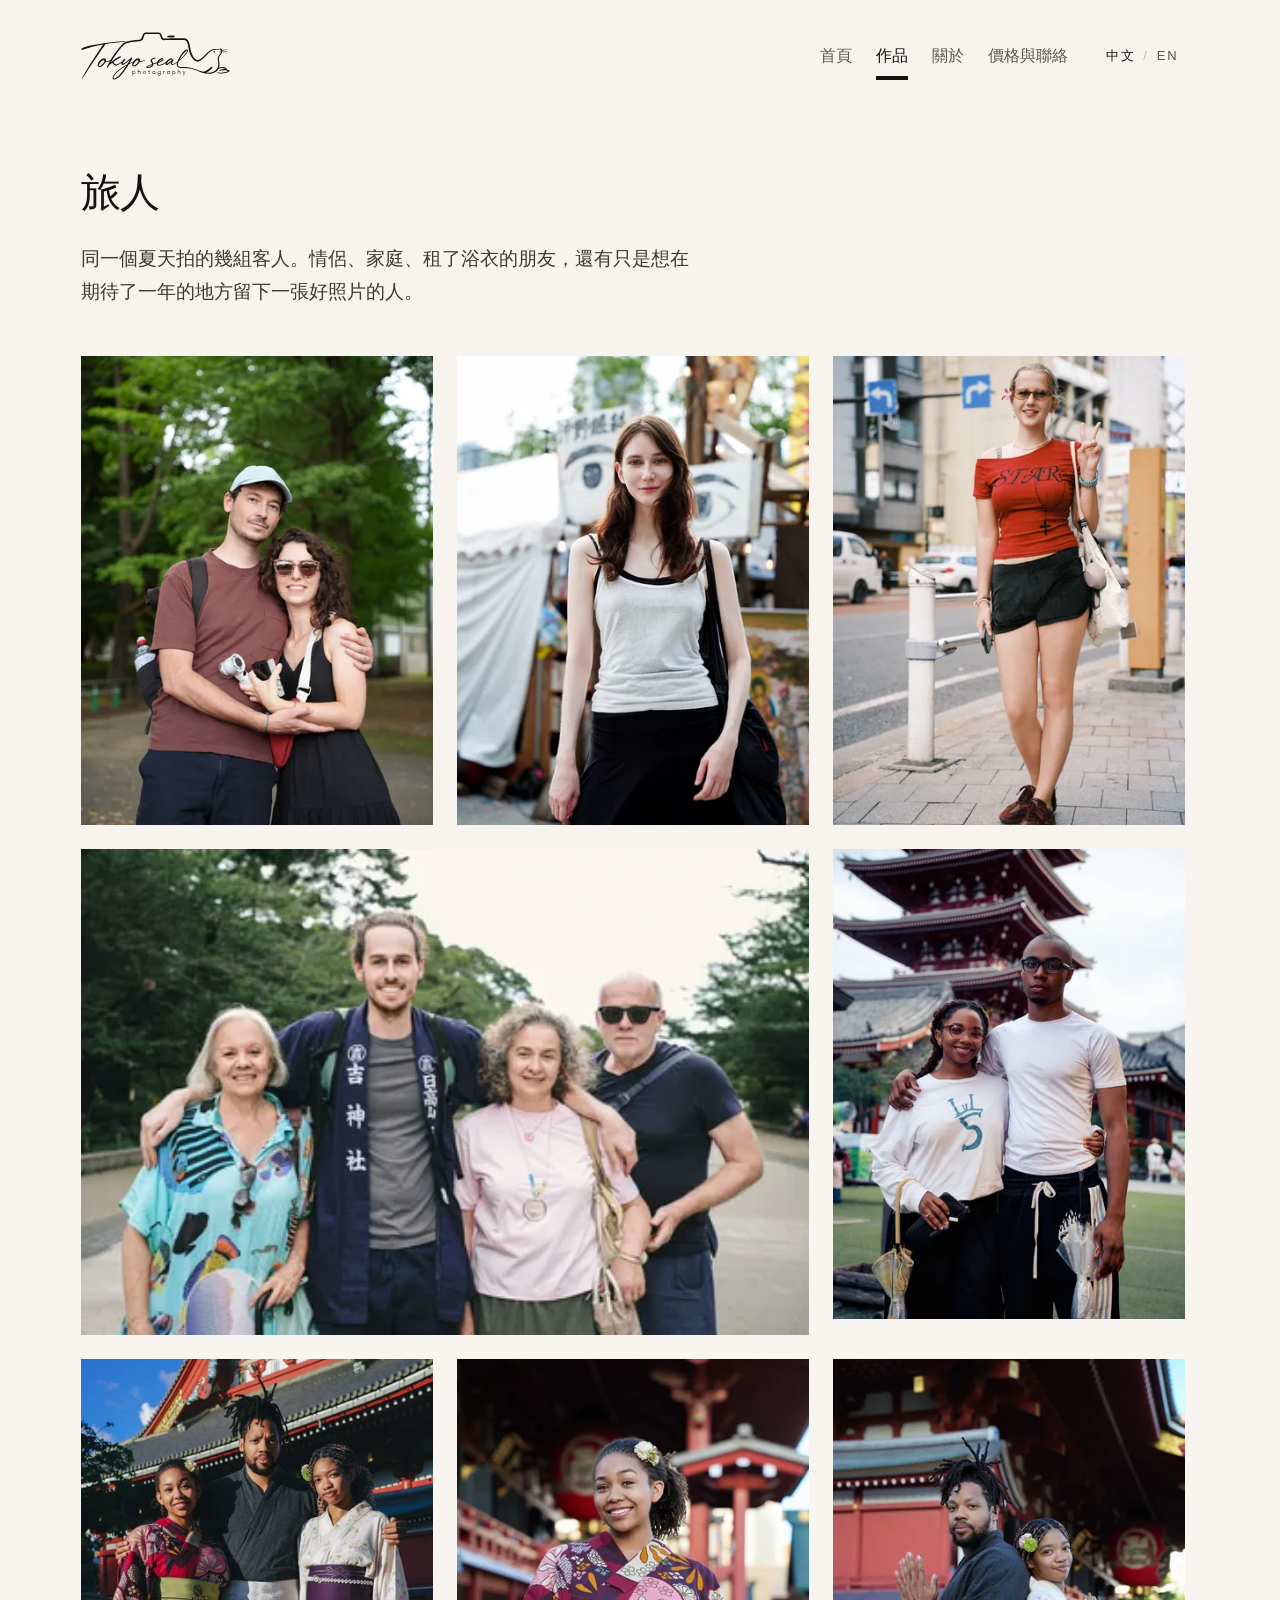
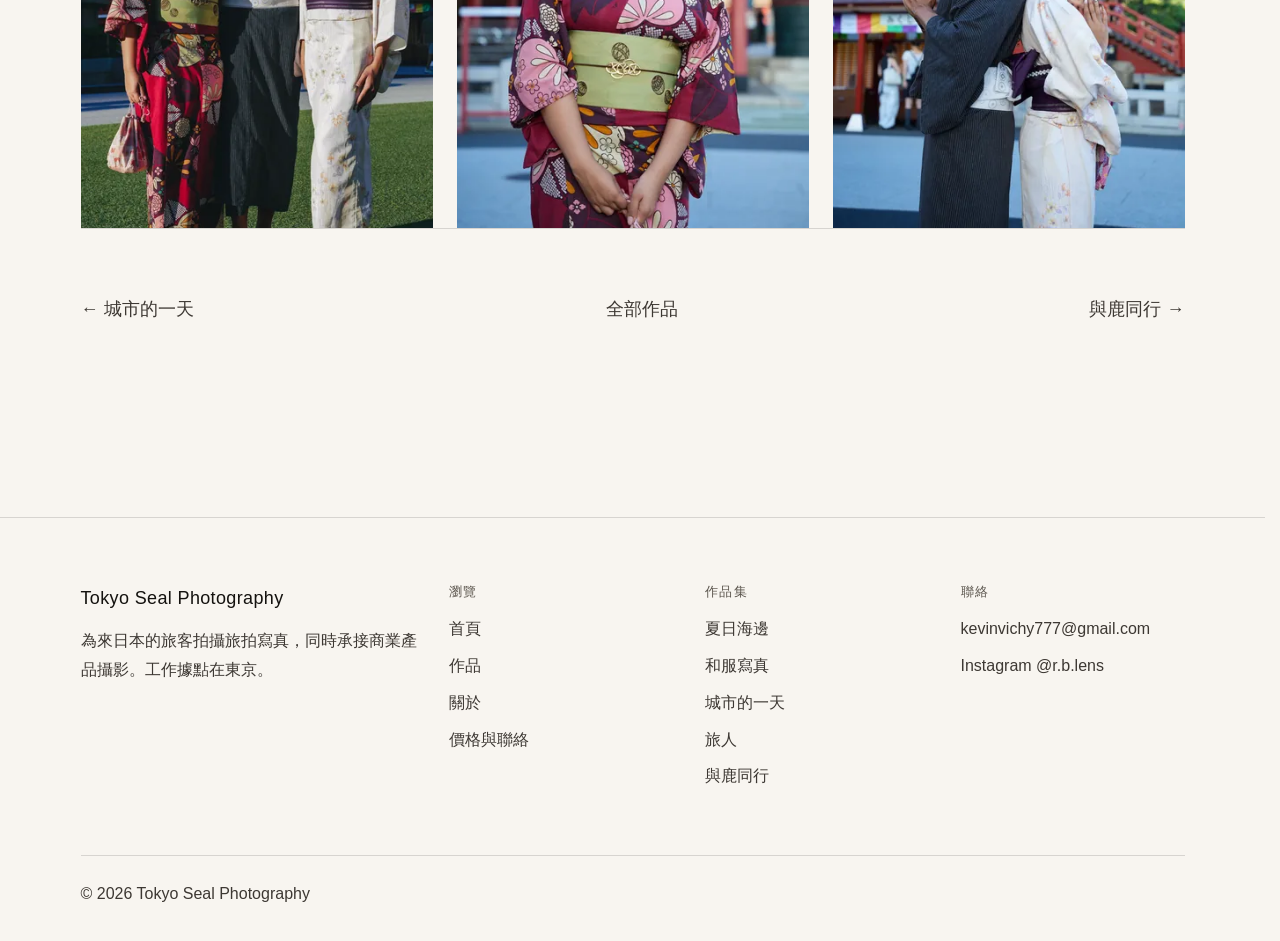
<file: sets/gallery-4.html>
<!DOCTYPE html>
<html lang="zh-Hant" data-lang="zh">
<head>
<meta charset="utf-8">
<meta name="viewport" content="width=device-width, initial-scale=1">
<title data-i18n data-en-text="Visitors — Tokyo Seal Photography">旅人 — Tokyo Seal Photography</title>
<meta name="description" data-i18n content="同一個夏天為旅人拍攝的人像作品。" data-en-content="Portraits of visitors, from one summer of sessions.">
<meta property="og:title" data-i18n content="旅人 — Tokyo Seal Photography" data-en-content="Visitors — Tokyo Seal Photography">
<meta property="og:description" data-i18n content="同一個夏天為旅人拍攝的人像作品。" data-en-content="Portraits of visitors, from one summer of sessions.">
<meta property="og:image" content="../assets/img/sets/gallery-4/01-1600.webp">
<meta property="og:type" content="website">
<link rel="stylesheet" href="../assets/css/tokens.css">
<link rel="stylesheet" href="../assets/css/site.css">
<script>(function(h){h.classList.add('js');var l;try{l=localStorage.getItem('tsp-lang')}catch(e){}l=l==='en'?'en':'zh';h.setAttribute('data-lang',l);h.lang=l==='en'?'en':'zh-Hant';})(document.documentElement);</script>
</head>
<body>
<header class="site-header">
  <div class="container site-header__inner">
    <a class="site-header__mark" href="../index.html">
      <span class="logo" aria-hidden="true"></span>
      <span class="u-vh">Tokyo Seal Photography</span>
    </a>
    <div class="site-header__aside">
      <nav class="site-nav" data-i18n aria-label="主導航" data-en-aria-label="Main navigation">
        <a href="../index.html"><span class="t-zh">首頁</span><span class="t-en">Home</span></a>
        <a href="../galleries.html" aria-current="page"><span class="t-zh">作品</span><span class="t-en">Work</span></a>
        <a href="../about.html"><span class="t-zh">關於</span><span class="t-en">About</span></a>
        <a href="../contact.html"><span class="t-zh">價格與聯絡</span><span class="t-en">Pricing &amp; Contact</span></a>
      </nav>
      <button class="lang-toggle" type="button" data-lang-toggle data-i18n aria-label="切換至英文" data-en-aria-label="Switch to Chinese">
        <span class="lang-toggle__opt" data-opt="zh">中文</span>
        <span class="lang-toggle__sep" aria-hidden="true">/</span>
        <span class="lang-toggle__opt" data-opt="en">EN</span>
      </button>
    </div>
  </div>
</header>

<main>
  <div class="container">
    <div class="set-header">
      <h1 class="title"><span class="t-zh">旅人</span><span class="t-en">Visitors</span></h1>
      <p class="lead prose t-zh" style="margin-top:var(--space-5)">同一個夏天拍的幾組客人。情侶、家庭、租了浴衣的朋友，還有只是想在期待了一年的地方留下一張好照片的人。</p>
      <p class="lead prose t-en" style="margin-top:var(--space-5)">A mix of sessions from one summer. Couples, families, friends in rented yukata, and people who just wanted one good photograph of themselves somewhere they had been looking forward to for a year.</p>
    </div>

    <div class="gallery-grid gallery-grid--3" data-lightbox>
      <figure class="photo photo--portrait reveal">
        <img src="../assets/img/sets/gallery-4/01-400.webp"
             srcset="../assets/img/sets/gallery-4/01-400.webp 400w,
                     ../assets/img/sets/gallery-4/01-800.webp 800w"
             sizes="(max-width: 600px) calc(100vw - 3rem), (max-width: 900px) 50vw, 352px"
             data-full="../assets/img/sets/gallery-4/01-1600.webp"
             width="300" height="400" data-i18n alt="旅人 第 1 張" data-en-alt="Visitors photo 1" loading="lazy">
      </figure>
      <figure class="photo photo--portrait reveal">
        <img src="../assets/img/sets/gallery-4/02-400.webp"
             srcset="../assets/img/sets/gallery-4/02-400.webp 400w,
                     ../assets/img/sets/gallery-4/02-800.webp 800w"
             sizes="(max-width: 600px) calc(100vw - 3rem), (max-width: 900px) 50vw, 352px"
             data-full="../assets/img/sets/gallery-4/02-1600.webp"
             width="300" height="400" data-i18n alt="旅人 第 2 張" data-en-alt="Visitors photo 2" loading="lazy">
      </figure>
      <figure class="photo photo--portrait reveal">
        <img src="../assets/img/sets/gallery-4/03-400.webp"
             srcset="../assets/img/sets/gallery-4/03-400.webp 400w,
                     ../assets/img/sets/gallery-4/03-800.webp 800w"
             sizes="(max-width: 600px) calc(100vw - 3rem), (max-width: 900px) 50vw, 352px"
             data-full="../assets/img/sets/gallery-4/03-1600.webp"
             width="300" height="400" data-i18n alt="旅人 第 3 張" data-en-alt="Visitors photo 3" loading="lazy">
      </figure>
      <figure class="photo photo--landscape reveal">
        <img src="../assets/img/sets/gallery-4/04-400.webp"
             srcset="../assets/img/sets/gallery-4/04-400.webp 400w,
                     ../assets/img/sets/gallery-4/04-800.webp 800w,
                     ../assets/img/sets/gallery-4/04-1600.webp 1600w"
             sizes="(max-width: 600px) calc(100vw - 3rem), (max-width: 900px) calc(100vw - 6rem), 730px"
             data-full="../assets/img/sets/gallery-4/04-1600.webp"
             width="720" height="480" data-i18n alt="旅人 第 4 張" data-en-alt="Visitors photo 4" loading="lazy">
      </figure>
      <figure class="photo photo--portrait reveal">
        <img src="../assets/img/sets/gallery-4/05-400.webp"
             srcset="../assets/img/sets/gallery-4/05-400.webp 400w,
                     ../assets/img/sets/gallery-4/05-800.webp 800w"
             sizes="(max-width: 600px) calc(100vw - 3rem), (max-width: 900px) 50vw, 352px"
             data-full="../assets/img/sets/gallery-4/05-1600.webp"
             width="300" height="400" data-i18n alt="旅人 第 5 張" data-en-alt="Visitors photo 5" loading="lazy">
      </figure>
      <figure class="photo photo--portrait reveal">
        <img src="../assets/img/sets/gallery-4/06-400.webp"
             srcset="../assets/img/sets/gallery-4/06-400.webp 400w,
                     ../assets/img/sets/gallery-4/06-800.webp 800w"
             sizes="(max-width: 600px) calc(100vw - 3rem), (max-width: 900px) 50vw, 352px"
             data-full="../assets/img/sets/gallery-4/06-1600.webp"
             width="300" height="400" data-i18n alt="旅人 第 6 張" data-en-alt="Visitors photo 6" loading="lazy">
      </figure>
      <figure class="photo photo--portrait reveal">
        <img src="../assets/img/sets/gallery-4/07-400.webp"
             srcset="../assets/img/sets/gallery-4/07-400.webp 400w,
                     ../assets/img/sets/gallery-4/07-800.webp 800w"
             sizes="(max-width: 600px) calc(100vw - 3rem), (max-width: 900px) 50vw, 352px"
             data-full="../assets/img/sets/gallery-4/07-1600.webp"
             width="300" height="400" data-i18n alt="旅人 第 7 張" data-en-alt="Visitors photo 7" loading="lazy">
      </figure>
      <figure class="photo photo--portrait reveal">
        <img src="../assets/img/sets/gallery-4/08-400.webp"
             srcset="../assets/img/sets/gallery-4/08-400.webp 400w,
                     ../assets/img/sets/gallery-4/08-800.webp 800w"
             sizes="(max-width: 600px) calc(100vw - 3rem), (max-width: 900px) 50vw, 352px"
             data-full="../assets/img/sets/gallery-4/08-1600.webp"
             width="300" height="400" data-i18n alt="旅人 第 8 張" data-en-alt="Visitors photo 8" loading="lazy">
      </figure>
    </div>

    <div class="set-footer">
      <a class="link" href="../sets/gallery-3.html">← <span class="t-zh">城市的一天</span><span class="t-en">A Day in the City</span></a>
      <a class="link" href="../galleries.html"><span class="t-zh">全部作品</span><span class="t-en">All Work</span></a>
      <a class="link" href="../sets/gallery-5.html"><span class="t-zh">與鹿同行</span><span class="t-en">Among the Deer</span> →</a>
    </div>
  </div>
</main>

<footer class="site-footer">
  <div class="container">
    <div class="site-footer__grid">
      <div>
        <p class="site-footer__mark">Tokyo Seal Photography</p>
        <p class="small t-zh">為來日本的旅客拍攝旅拍寫真，同時承接商業產品攝影。工作據點在東京。</p>
        <p class="small t-en">Travel portraits for visitors to Japan, and commercial product photography. Based in Tokyo.</p>
      </div>
      <nav>
        <p class="label"><span class="t-zh">瀏覽</span><span class="t-en">Browse</span></p>
        <ul>
          <li><a href="../index.html"><span class="t-zh">首頁</span><span class="t-en">Home</span></a></li>
          <li><a href="../galleries.html"><span class="t-zh">作品</span><span class="t-en">Work</span></a></li>
          <li><a href="../about.html"><span class="t-zh">關於</span><span class="t-en">About</span></a></li>
          <li><a href="../contact.html"><span class="t-zh">價格與聯絡</span><span class="t-en">Pricing &amp; Contact</span></a></li>
        </ul>
      </nav>
      <nav>
        <p class="label"><span class="t-zh">作品集</span><span class="t-en">Galleries</span></p>
        <ul>
          <li><a href="../sets/gallery-1.html"><span class="t-zh">夏日海邊</span><span class="t-en">Summer by the Sea</span></a></li>
          <li><a href="../sets/gallery-2.html"><span class="t-zh">和服寫真</span><span class="t-en">Kimono at the Temple</span></a></li>
          <li><a href="../sets/gallery-3.html"><span class="t-zh">城市的一天</span><span class="t-en">A Day in the City</span></a></li>
          <li><a href="../sets/gallery-4.html"><span class="t-zh">旅人</span><span class="t-en">Visitors</span></a></li>
          <li><a href="../sets/gallery-5.html"><span class="t-zh">與鹿同行</span><span class="t-en">Among the Deer</span></a></li>
        </ul>
      </nav>
      <div>
        <p class="label"><span class="t-zh">聯絡</span><span class="t-en">Contact</span></p>
        <ul>
          <li><a href="mailto:kevinvichy777@gmail.com">kevinvichy777@gmail.com</a></li>
          <li>Instagram <a href="https://www.instagram.com/r.b.lens" target="_blank" rel="noopener">@r.b.lens</a></li>
        </ul>
      </div>
    </div>
    <div class="site-footer__base">
      <p class="small">© 2026 Tokyo Seal Photography</p>
    </div>
  </div>
</footer>
<script src="../assets/js/lang.js" defer></script>
<script src="../assets/js/gallery.js" defer></script>
</body>
</html>
</file>
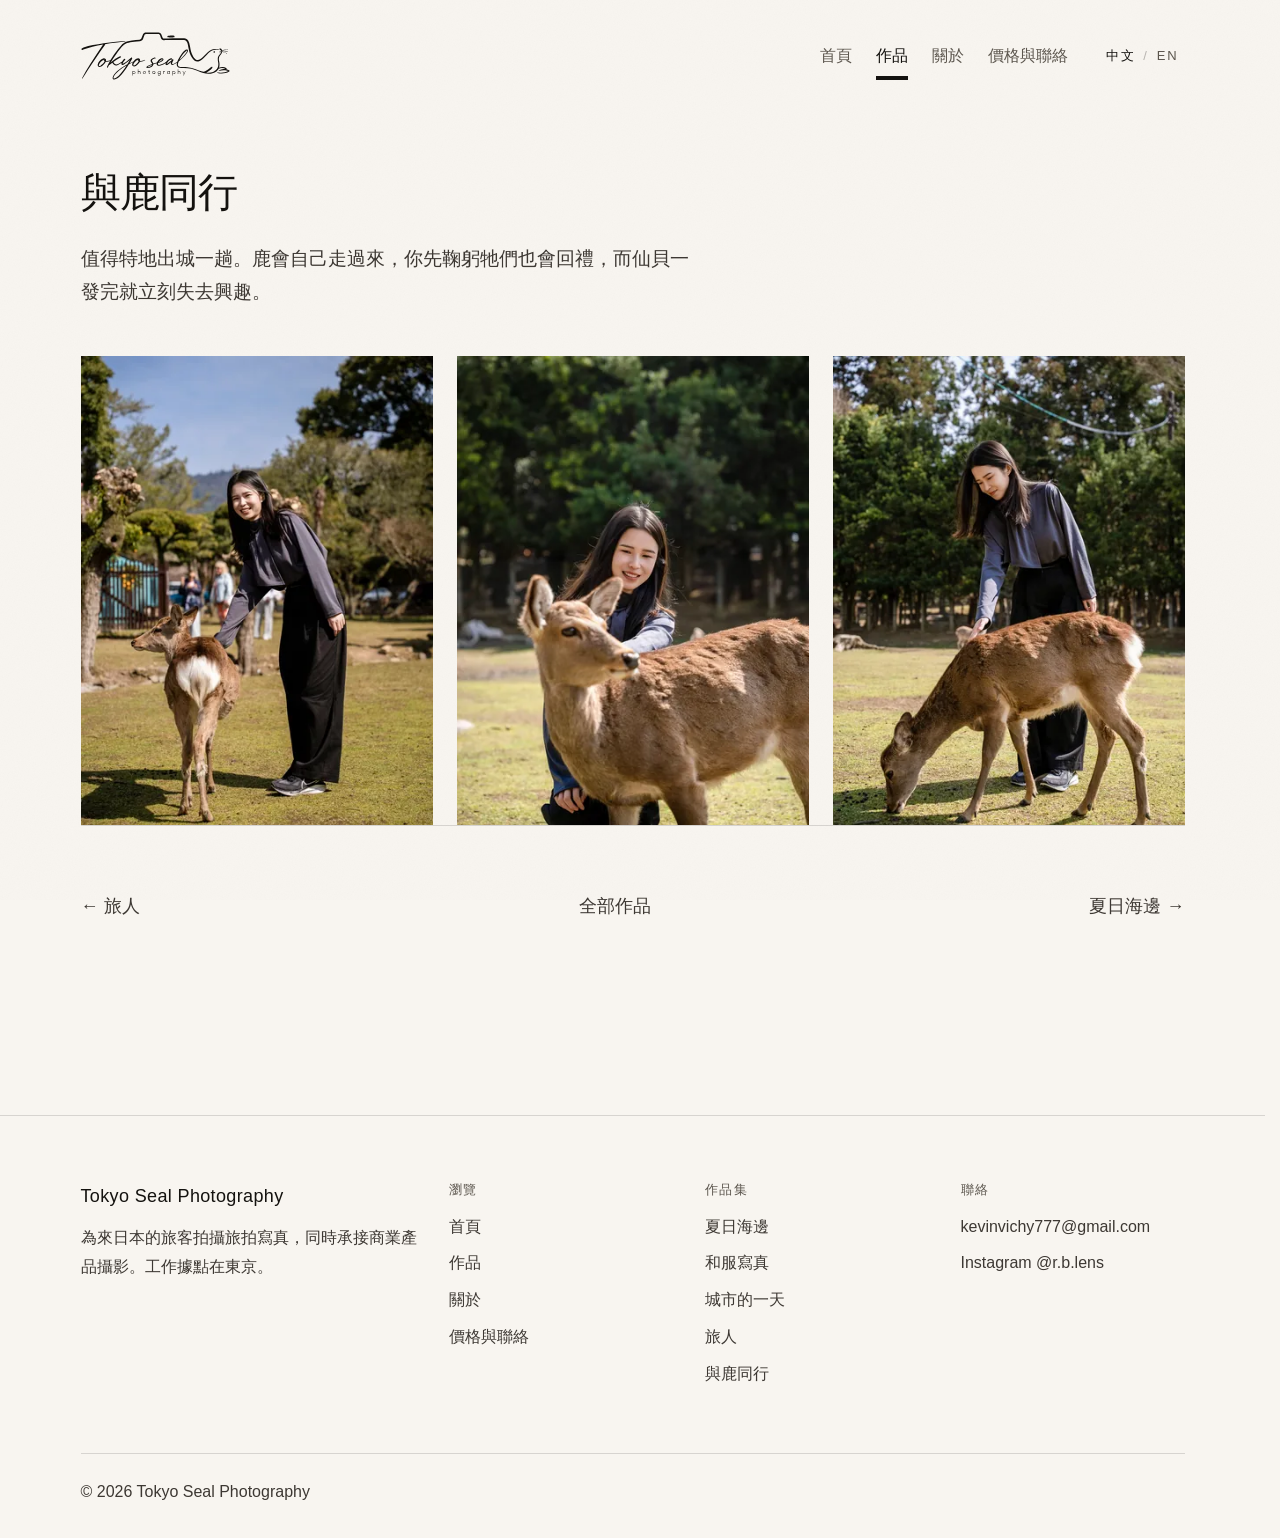
<file: sets/gallery-5.html>
<!DOCTYPE html>
<html lang="zh-Hant" data-lang="zh">
<head>
<meta charset="utf-8">
<meta name="viewport" content="width=device-width, initial-scale=1">
<title data-i18n data-en-text="Among the Deer — Tokyo Seal Photography">與鹿同行 — Tokyo Seal Photography</title>
<meta name="description" data-i18n content="與鹿同行的人像拍攝。" data-en-content="A portrait session among the deer.">
<meta property="og:title" data-i18n content="與鹿同行 — Tokyo Seal Photography" data-en-content="Among the Deer — Tokyo Seal Photography">
<meta property="og:description" data-i18n content="與鹿同行的人像拍攝。" data-en-content="A portrait session among the deer.">
<meta property="og:image" content="../assets/img/sets/gallery-5/01-1600.webp">
<meta property="og:type" content="website">
<link rel="stylesheet" href="../assets/css/tokens.css">
<link rel="stylesheet" href="../assets/css/site.css">
<script>(function(h){h.classList.add('js');var l;try{l=localStorage.getItem('tsp-lang')}catch(e){}l=l==='en'?'en':'zh';h.setAttribute('data-lang',l);h.lang=l==='en'?'en':'zh-Hant';})(document.documentElement);</script>
</head>
<body>
<header class="site-header">
  <div class="container site-header__inner">
    <a class="site-header__mark" href="../index.html">
      <span class="logo" aria-hidden="true"></span>
      <span class="u-vh">Tokyo Seal Photography</span>
    </a>
    <div class="site-header__aside">
      <nav class="site-nav" data-i18n aria-label="主導航" data-en-aria-label="Main navigation">
        <a href="../index.html"><span class="t-zh">首頁</span><span class="t-en">Home</span></a>
        <a href="../galleries.html" aria-current="page"><span class="t-zh">作品</span><span class="t-en">Work</span></a>
        <a href="../about.html"><span class="t-zh">關於</span><span class="t-en">About</span></a>
        <a href="../contact.html"><span class="t-zh">價格與聯絡</span><span class="t-en">Pricing &amp; Contact</span></a>
      </nav>
      <button class="lang-toggle" type="button" data-lang-toggle data-i18n aria-label="切換至英文" data-en-aria-label="Switch to Chinese">
        <span class="lang-toggle__opt" data-opt="zh">中文</span>
        <span class="lang-toggle__sep" aria-hidden="true">/</span>
        <span class="lang-toggle__opt" data-opt="en">EN</span>
      </button>
    </div>
  </div>
</header>

<main>
  <div class="container">
    <div class="set-header">
      <h1 class="title"><span class="t-zh">與鹿同行</span><span class="t-en">Among the Deer</span></h1>
      <p class="lead prose t-zh" style="margin-top:var(--space-5)">值得特地出城一趟。鹿會自己走過來，你先鞠躬牠們也會回禮，而仙貝一發完就立刻失去興趣。</p>
      <p class="lead prose t-en" style="margin-top:var(--space-5)">Worth the trip out of the city. The deer walk right up, they bow if you bow first, and they lose interest the moment the crackers run out.</p>
    </div>

    <div class="gallery-grid gallery-grid--3" data-lightbox>
      <figure class="photo photo--portrait reveal">
        <img src="../assets/img/sets/gallery-5/01-400.webp"
             srcset="../assets/img/sets/gallery-5/01-400.webp 400w,
                     ../assets/img/sets/gallery-5/01-800.webp 800w"
             sizes="(max-width: 600px) calc(100vw - 3rem), (max-width: 900px) 50vw, 352px"
             data-full="../assets/img/sets/gallery-5/01-1600.webp"
             width="300" height="400" data-i18n alt="與鹿同行 第 1 張" data-en-alt="Among the Deer photo 1" loading="lazy">
      </figure>
      <figure class="photo photo--portrait reveal">
        <img src="../assets/img/sets/gallery-5/02-400.webp"
             srcset="../assets/img/sets/gallery-5/02-400.webp 400w,
                     ../assets/img/sets/gallery-5/02-800.webp 800w"
             sizes="(max-width: 600px) calc(100vw - 3rem), (max-width: 900px) 50vw, 352px"
             data-full="../assets/img/sets/gallery-5/02-1600.webp"
             width="300" height="400" data-i18n alt="與鹿同行 第 2 張" data-en-alt="Among the Deer photo 2" loading="lazy">
      </figure>
      <figure class="photo photo--portrait reveal">
        <img src="../assets/img/sets/gallery-5/03-400.webp"
             srcset="../assets/img/sets/gallery-5/03-400.webp 400w,
                     ../assets/img/sets/gallery-5/03-800.webp 800w"
             sizes="(max-width: 600px) calc(100vw - 3rem), (max-width: 900px) 50vw, 352px"
             data-full="../assets/img/sets/gallery-5/03-1600.webp"
             width="300" height="400" data-i18n alt="與鹿同行 第 3 張" data-en-alt="Among the Deer photo 3" loading="lazy">
      </figure>
    </div>

    <div class="set-footer">
      <a class="link" href="../sets/gallery-4.html">← <span class="t-zh">旅人</span><span class="t-en">Visitors</span></a>
      <a class="link" href="../galleries.html"><span class="t-zh">全部作品</span><span class="t-en">All Work</span></a>
      <a class="link" href="../sets/gallery-1.html"><span class="t-zh">夏日海邊</span><span class="t-en">Summer by the Sea</span> →</a>
    </div>
  </div>
</main>

<footer class="site-footer">
  <div class="container">
    <div class="site-footer__grid">
      <div>
        <p class="site-footer__mark">Tokyo Seal Photography</p>
        <p class="small t-zh">為來日本的旅客拍攝旅拍寫真，同時承接商業產品攝影。工作據點在東京。</p>
        <p class="small t-en">Travel portraits for visitors to Japan, and commercial product photography. Based in Tokyo.</p>
      </div>
      <nav>
        <p class="label"><span class="t-zh">瀏覽</span><span class="t-en">Browse</span></p>
        <ul>
          <li><a href="../index.html"><span class="t-zh">首頁</span><span class="t-en">Home</span></a></li>
          <li><a href="../galleries.html"><span class="t-zh">作品</span><span class="t-en">Work</span></a></li>
          <li><a href="../about.html"><span class="t-zh">關於</span><span class="t-en">About</span></a></li>
          <li><a href="../contact.html"><span class="t-zh">價格與聯絡</span><span class="t-en">Pricing &amp; Contact</span></a></li>
        </ul>
      </nav>
      <nav>
        <p class="label"><span class="t-zh">作品集</span><span class="t-en">Galleries</span></p>
        <ul>
          <li><a href="../sets/gallery-1.html"><span class="t-zh">夏日海邊</span><span class="t-en">Summer by the Sea</span></a></li>
          <li><a href="../sets/gallery-2.html"><span class="t-zh">和服寫真</span><span class="t-en">Kimono at the Temple</span></a></li>
          <li><a href="../sets/gallery-3.html"><span class="t-zh">城市的一天</span><span class="t-en">A Day in the City</span></a></li>
          <li><a href="../sets/gallery-4.html"><span class="t-zh">旅人</span><span class="t-en">Visitors</span></a></li>
          <li><a href="../sets/gallery-5.html"><span class="t-zh">與鹿同行</span><span class="t-en">Among the Deer</span></a></li>
        </ul>
      </nav>
      <div>
        <p class="label"><span class="t-zh">聯絡</span><span class="t-en">Contact</span></p>
        <ul>
          <li><a href="mailto:kevinvichy777@gmail.com">kevinvichy777@gmail.com</a></li>
          <li>Instagram <a href="https://www.instagram.com/r.b.lens" target="_blank" rel="noopener">@r.b.lens</a></li>
        </ul>
      </div>
    </div>
    <div class="site-footer__base">
      <p class="small">© 2026 Tokyo Seal Photography</p>
    </div>
  </div>
</footer>
<script src="../assets/js/lang.js" defer></script>
<script src="../assets/js/gallery.js" defer></script>
</body>
</html>
</file>
<file: assets/css/tokens.css>
@font-face {
  font-family: 'PuHuiTi';
  src: url('https://raw.githubusercontent.com/Cliffy2000/PuHuiTi-v2/main/AlibabaPuHuiTi-2-65-Medium.ttf') format('truetype');
  font-weight: 400;
  font-style: normal;
  font-display: swap;
}

:root {
  --paper:        #F8F5F0;
  --paper-raised: #FDFBF8;
  --paper-sunken: #F0EBE3;

  --ink:       #14120F;
  --ink-soft:  #3D3833;
  --ink-faint: #5C564E;

  --rule:        rgba(20, 18, 15, 0.14);
  --rule-strong: rgba(20, 18, 15, 0.28);

  --accent:       #2B3855;
  --accent-hover: #1E2840;

  --text-display: clamp(2.25rem, 5.4vw, 3.75rem);
  --text-title:   clamp(1.75rem, 3.2vw, 2.5rem);
  --text-heading: 1.375rem;
  --text-subhead: 1.125rem;
  --text-lead:    1.0625rem;
  --text-body:    1rem;
  --text-small:   0.875rem;
  --text-label:   0.75rem;

  --track-display: -0.02em;
  --track-label:   0.14em;

  --leading-display: 1.24;
  --leading-heading: 1.4;
  --leading-body:    1.8;

  --space-1: 0.25rem;  --space-2: 0.5rem;   --space-3: 0.75rem;
  --space-4: 1rem;     --space-5: 1.5rem;   --space-6: 2rem;
  --space-7: 3rem;     --space-8: 4rem;     --space-9: 6rem;
  --space-10: 8rem;    --space-11: 12rem;

  --measure:   32em;
  --gutter:    3rem;
  --container: 1200px;

  --photo-landscape: 880px;
  --photo-portrait:  660px;

  /* brand mark. logo.svg has its viewBox cropped to the ink, so height alone
     sizes it and the ratio below matches that viewBox. */
  --logo-url:    url('../img/ui/logo.svg');
  --logo-ratio:  729.3 / 234;
  --logo-height: 3rem;

  /* 1104px of content: 4-up/16 -> 264, 3-up/24 -> 352, 2-up/48 -> 528 */
  --grid-gap-4up: 1rem;
  --grid-gap-3up: 1.5rem;
  --grid-gap-2up: 3rem;

  /* cover cards: 72px columns -> 320 slot */
  --grid-gap-cards-x: 4.5rem;
  --grid-gap-cards-y: 5rem;

  --grain-url: url("data:image/svg+xml,%3Csvg xmlns='http://www.w3.org/2000/svg' width='220' height='220'%3E%3Cfilter id='g'%3E%3CfeTurbulence type='fractalNoise' baseFrequency='0.82' numOctaves='4' stitchTiles='stitch'/%3E%3CfeColorMatrix type='saturate' values='0'/%3E%3C/filter%3E%3Crect width='220' height='220' filter='url(%23g)'/%3E%3C/svg%3E");
  --grain-opacity: 0.035;

  --ease:     cubic-bezier(0.22, 0.61, 0.36, 1);
  --dur-fast: 160ms;
  --dur:      320ms;
  --dur-slow: 680ms;
}

/* Chinese sets tighter than Latin at the same nominal size, so the zh pages
   read small and leave the measure looking empty. Bump the running-text steps
   by 2px (~1.5pt). The display and title clamps are left alone: they are large
   enough already and changing them would shift the hero layout. */
html[data-lang="zh"] {
  --text-heading: 1.5rem;
  --text-subhead: 1.25rem;
  --text-lead:    1.1875rem;
  --text-body:    1.125rem;
  --text-small:   1rem;
  --text-label:   0.8125rem;
}

@media (max-width: 720px) {
  :root { --gutter: 1.5rem; --logo-height: 2.25rem; }
}

@media (prefers-reduced-motion: reduce) {
  :root { --dur-fast: 0ms; --dur: 0ms; --dur-slow: 0ms; }
}
</file>
<file: assets/css/site.css>
*, *::before, *::after { box-sizing: border-box; }
* { margin: 0; }
html {
  -webkit-text-size-adjust: 100%;
  background-color: var(--paper);
  scrollbar-gutter: stable;
}
html.lightbox-open { overflow: hidden; }
img, picture, video, canvas { display: block; max-width: 100%; }
button, input, select, textarea { font: inherit; color: inherit; }
button { background: none; border: 0; cursor: pointer; }
ul, ol { list-style: none; padding: 0; }
:where(a) { color: inherit; text-decoration: none; }
:focus-visible { outline: 2px solid var(--accent); outline-offset: 3px; }

body::before {
  content: '';
  position: fixed;
  inset: 0;
  z-index: -1;
  pointer-events: none;
  opacity: var(--grain-opacity);
  background-image: var(--grain-url);
}

body {
  font-family: 'PuHuiTi', 'PingFang SC', 'Microsoft YaHei',
               'Noto Sans SC', 'Hiragino Sans GB', sans-serif;
  font-weight: 400;
  font-synthesis: none;
  -webkit-font-smoothing: antialiased;
  font-size: var(--text-body);
  line-height: var(--leading-body);
  color: var(--ink);
}

/* type */
.display, .title, .heading, .subhead { font-weight: 400; text-wrap: balance; }

.display {
  font-size: var(--text-display);
  line-height: var(--leading-display);
  letter-spacing: var(--track-display);
}
.title {
  font-size: var(--text-title);
  line-height: var(--leading-display);
  letter-spacing: var(--track-display);
}
.heading { font-size: var(--text-heading); line-height: var(--leading-heading); }
.subhead { font-size: var(--text-subhead); line-height: var(--leading-heading); color: var(--ink-soft); }
.lead    { font-size: var(--text-lead); line-height: 1.75; color: var(--ink-soft); text-wrap: pretty; }
.small   { font-size: var(--text-small); color: var(--ink-soft); }

.label {
  font-size: var(--text-label);
  letter-spacing: var(--track-label);
  line-height: 1.6;
  color: var(--ink-faint);
  text-transform: uppercase;
}

.prose { max-width: var(--measure); text-wrap: pretty; }
.prose > * + * { margin-top: var(--space-4); }

.link {
  color: var(--ink-soft);
  transition: color var(--dur-fast) var(--ease);
}
.link:hover { color: var(--accent); }

/* buttons */
.btn {
  display: inline-flex;
  align-items: center;
  justify-content: center;
  gap: var(--space-2);
  padding: 0.95em 2em;
  border-radius: 2px;
  font-size: var(--text-small);
  letter-spacing: 0.04em;
  line-height: 1;
  background-color: var(--accent);
  color: var(--paper-raised);
  transition: background-color var(--dur-fast) var(--ease),
              transform var(--dur-fast) var(--ease);
}
.btn:hover { background-color: var(--accent-hover); }
.btn:active { transform: translateY(1px); }

.btn--ghost {
  background-color: transparent;
  color: var(--ink);
  box-shadow: inset 0 0 0 1px var(--rule-strong);
}
.btn--ghost:hover {
  background-color: transparent;
  color: var(--accent);
  box-shadow: inset 0 0 0 1px var(--accent);
}

/* utilities */
.u-vh {
  position: absolute;
  width: 1px;
  height: 1px;
  margin: -1px;
  padding: 0;
  overflow: hidden;
  clip-path: inset(50%);
  white-space: nowrap;
  border: 0;
}

/* brand mark. Masked rather than an <img> for two reasons: the wordmark then
   takes its colour from the surrounding ink, and the url() lives in the
   stylesheet, so it resolves the same from a root page and a set page. */
.logo {
  display: block;
  height: var(--logo-height);
  aspect-ratio: var(--logo-ratio);
  background-color: currentColor;
  -webkit-mask: var(--logo-url) center / contain no-repeat;
          mask: var(--logo-url) center / contain no-repeat;
}

/* language. Both languages are in the HTML; one is hidden. */
html[data-lang="en"] .t-zh,
html[data-lang="zh"] .t-en { display: none; }

/* without JS the toggle cannot work, so do not show a dead control */
.lang-toggle { display: none; }
html.js .lang-toggle {
  display: inline-flex;
  align-items: center;
  gap: var(--space-2);
  font-size: var(--text-label);
  letter-spacing: var(--track-label);
  line-height: 1.6;
}
.lang-toggle__opt {
  color: var(--ink-faint);
  transition: color var(--dur-fast) var(--ease);
}
.lang-toggle__sep { color: var(--rule-strong); }
html[data-lang="zh"] .lang-toggle__opt[data-opt="zh"],
html[data-lang="en"] .lang-toggle__opt[data-opt="en"] { color: var(--ink); }
/* hovering offers the other language, so that is the side that goes indigo */
.lang-toggle:hover .lang-toggle__opt { color: var(--accent); }
html[data-lang="zh"] .lang-toggle:hover .lang-toggle__opt[data-opt="zh"],
html[data-lang="en"] .lang-toggle:hover .lang-toggle__opt[data-opt="en"] { color: var(--ink); }

/* layout */
.container {
  width: 100%;
  max-width: var(--container);
  margin-inline: auto;
  padding-inline: var(--gutter);
}
.rule { height: 1px; background: var(--rule); border: 0; }

/* photographs */
.photo { margin: 0; }
.photo > img {
  width: 100%;
  height: auto;
  object-fit: cover;
  object-position: var(--focal, 50% 50%);
  background-color: var(--paper-sunken);
}
.photo--landscape { width: min(var(--photo-landscape), 100%); }
.photo--portrait  { width: min(var(--photo-portrait),  100%); }
.photo--landscape > img { aspect-ratio: 4 / 3; }
.photo--portrait  > img { aspect-ratio: 3 / 4; }
.photo--cover { width: 100%; }
.photo--cover > img { aspect-ratio: 1 / 1; }

.photo figcaption {
  margin-top: var(--space-3);
  font-size: var(--text-label);
  letter-spacing: var(--track-label);
  color: var(--ink-faint);
  text-transform: uppercase;
}

/* gallery grids */
.gallery-grid { display: grid; }
.gallery-grid--2 { grid-template-columns: repeat(2, 1fr); gap: var(--grid-gap-2up); }
.gallery-grid--3 { grid-template-columns: repeat(3, 1fr); gap: var(--grid-gap-3up); }
.gallery-grid--4 { grid-template-columns: repeat(4, 1fr); gap: var(--grid-gap-4up); }

.gallery-grid--cards {
  grid-template-columns: repeat(3, 1fr);
  column-gap: var(--grid-gap-cards-x);
  row-gap: var(--grid-gap-cards-y);
}

.gallery-grid .photo--landscape,
.gallery-grid .photo--portrait { width: 100%; }

/* A landscape frame in a 3-up set grid keeps its shape and takes two columns,
   so the row still fills. 3/2 rather than 4/3 so its height lands close to the
   portrait cell beside it. */
.gallery-grid--3 .photo--landscape { grid-column: span 2; }
.gallery-grid--3 .photo--landscape > img { aspect-ratio: 3 / 2; }
@media (max-width: 600px) { .gallery-grid--3 .photo--landscape { grid-column: auto; } }

@media (max-width: 900px) {
  .gallery-grid--4 { grid-template-columns: repeat(3, 1fr); }
  .gallery-grid--3,
  .gallery-grid--cards { grid-template-columns: repeat(2, 1fr); }
}
@media (max-width: 600px) {
  .gallery-grid--4 { grid-template-columns: repeat(2, 1fr); }
  .gallery-grid--3,
  .gallery-grid--2 { grid-template-columns: 1fr; gap: var(--grid-gap-3up); }
  .gallery-grid--cards {
    grid-template-columns: 1fr;
    row-gap: var(--grid-gap-cards-x);
  }
}

.photo.is-zoomable { cursor: zoom-in; }
.photo.is-zoomable:focus-visible { outline: 2px solid var(--accent); outline-offset: 4px; }

/* header */
.site-header { padding-block: var(--space-6) var(--space-5); }
.site-header__inner {
  display: flex;
  align-items: center;
  justify-content: space-between;
  gap: var(--space-6);
  flex-wrap: wrap;
}
.site-header__mark {
  display: flex;
  align-items: center;
  font-size: var(--text-body);
  letter-spacing: 0.02em;
  color: var(--ink);
}
/* nav and language toggle group so the header stays a two-part flex row */
.site-header__aside {
  display: flex;
  align-items: center;
  gap: var(--space-6);
  flex-wrap: wrap;
}
.site-nav { display: flex; gap: var(--space-5); flex-wrap: wrap; }
.site-nav a {
  position: relative;
  font-size: var(--text-small);
  color: var(--ink-faint);
  transition: color var(--dur-fast) var(--ease);
}
.site-nav a:hover { color: var(--ink); }
.site-nav a[aria-current="page"] { color: var(--ink); }
.site-nav a[aria-current="page"]::after {
  content: '';
  position: absolute;
  left: 0;
  right: 0;
  bottom: -10px;
  height: 4px;
  background-color: var(--ink);
}

/* hero */
.hero { padding-block: var(--space-9) var(--space-8); }
.hero__title { max-width: 18em; }
.hero__lead { margin-top: var(--space-5); }
.hero__actions { margin-top: var(--space-7); display: flex; gap: var(--space-4); flex-wrap: wrap; }

/* sections */
.section { padding-block: var(--space-9); }
.section + .section { border-top: 1px solid var(--rule); }
.section__head {
  display: flex;
  align-items: baseline;
  justify-content: space-between;
  gap: var(--space-5);
  flex-wrap: wrap;
  margin-bottom: var(--space-7);
}
.section__title {
  font-size: var(--text-title);
  line-height: var(--leading-display);
  letter-spacing: var(--track-display);
}
.section__aside { margin-top: var(--space-6); }

/* gallery cards */
.set-card { display: block; }
.set-card__meta {
  width: 100%;
  display: flex;
  align-items: baseline;
  justify-content: space-between;
  gap: var(--space-3);
  margin-top: var(--space-3);
}
.set-card__title { font-size: var(--text-small); color: var(--ink); }
.set-card__count { font-size: var(--text-label); letter-spacing: var(--track-label); color: var(--ink-faint); }
.set-card .photo > img { transition: opacity var(--dur) var(--ease); }
.set-card:hover .photo > img { opacity: 0.86; }

/* set page */
.set-header { padding-block: var(--space-8) var(--space-7); }
.set-header__meta { margin-top: var(--space-4); }
.set-footer {
  display: flex;
  justify-content: space-between;
  gap: var(--space-5);
  flex-wrap: wrap;
  padding-block: var(--space-8);
  border-top: 1px solid var(--rule);
}

/* footer */
.site-footer {
  margin-top: var(--space-10);
  padding-block: var(--space-8) var(--space-6);
  border-top: 1px solid var(--rule);
}
.site-footer__grid { display: grid; grid-template-columns: 1.5fr 1fr 1fr 1fr; gap: var(--space-6); }
.site-footer__mark { font-size: var(--text-body); letter-spacing: 0.02em; margin-bottom: var(--space-3); }
.site-footer ul { display: grid; gap: var(--space-2); margin-top: var(--space-3); }
.site-footer li, .site-footer a { font-size: var(--text-small); color: var(--ink-soft); }
.site-footer a { transition: color var(--dur-fast) var(--ease); }
.site-footer a:hover { color: var(--accent); }
.site-footer__base {
  margin-top: var(--space-8);
  padding-top: var(--space-5);
  border-top: 1px solid var(--rule);
  display: flex;
  justify-content: space-between;
  gap: var(--space-4);
  flex-wrap: wrap;
}

@media (max-width: 820px) { .site-footer__grid { grid-template-columns: 1fr 1fr; } }
@media (max-width: 520px) { .site-footer__grid { grid-template-columns: 1fr; } }

/* contact */
.contact-grid { display: grid; grid-template-columns: 1fr 1fr; gap: var(--space-8); }
.contact-item + .contact-item { margin-top: var(--space-6); }
.contact-item dt {
  font-size: var(--text-label);
  letter-spacing: var(--track-label);
  color: var(--ink-faint);
  text-transform: uppercase;
}
.contact-item dd { margin-top: var(--space-2); font-size: var(--text-subhead); }
.qr {
  width: 200px;
  aspect-ratio: 1;
  display: grid;
  place-items: center;
  text-align: center;
  background: var(--paper-sunken);
  box-shadow: inset 0 0 0 1px var(--rule);
  color: var(--ink-faint);
  font-size: var(--text-label);
  letter-spacing: var(--track-label);
}

@media (max-width: 760px) { .contact-grid { grid-template-columns: 1fr; } }

/* pricing */
.price-table {
  width: 100%;
  border-collapse: collapse;
  table-layout: fixed;
}
.price-table th,
.price-table td {
  font-weight: 400;
  text-align: left;
  vertical-align: baseline;
  padding: 0;
}
.price-table th:not(:last-child),
.price-table td:not(:last-child) { padding-right: var(--space-5); }

.price-table thead th {
  font-size: var(--text-label);
  letter-spacing: var(--track-label);
  line-height: 1.6;
  color: var(--ink-faint);
  text-transform: uppercase;
  padding-bottom: var(--space-4);
  border-bottom: 1px solid var(--rule-strong);
}
.price-table thead th:nth-child(1) { width: 30%; }
.price-table thead th:nth-child(2) { width: 14%; }
.price-table thead th:nth-child(3) { width: 22%; }
.price-table thead th:nth-child(4) { width: 34%; }

.price-table tbody tr + tr > * { border-top: 1px solid var(--rule); }
.price-table tbody th,
.price-table tbody td { padding-block: var(--space-5); }

.price-table__name {
  font-size: var(--text-heading);
  line-height: var(--leading-heading);
  letter-spacing: var(--track-display);
  color: var(--ink);
}
.price-table__duration,
.price-table__items { color: var(--ink-soft); }
.price-table__price {
  font-size: var(--text-subhead);
  line-height: var(--leading-heading);
  color: var(--ink);
  font-variant-numeric: tabular-nums;
}
.price-table__raw {
  display: block;
  margin-top: var(--space-1);
  font-size: var(--text-small);
  color: var(--ink-faint);
}
.price-alt {
  font-size: var(--text-small);
  color: var(--ink-faint);
  white-space: nowrap;
}
/* the one indigo mark in the table: the image's red ribbon would fight the page */
.price-flag {
  display: inline-block;
  margin-left: var(--space-3);
  font-size: var(--text-label);
  letter-spacing: var(--track-label);
  line-height: 1.6;
  color: var(--accent);
  text-transform: uppercase;
}
/* row labels for the stacked layout: real text, so they can be translated */
.price-table__cue { display: none; }

.price-detail {
  display: grid;
  grid-template-columns: 1fr 1fr;
  gap: var(--space-8);
  margin-top: var(--space-8);
}
.price-list { margin-top: var(--space-5); }
.price-list > li {
  display: flex;
  align-items: baseline;
  justify-content: space-between;
  gap: var(--space-4);
  padding-block: var(--space-3);
  border-top: 1px solid var(--rule);
  color: var(--ink-soft);
}
.price-list > li:first-child { border-top-color: var(--rule-strong); }
.price-list__value {
  color: var(--ink);
  white-space: nowrap;
  font-variant-numeric: tabular-nums;
}
.price-foot { margin-top: var(--space-7); color: var(--ink-faint); }

/* below this the price column gets too tight for the figures, so the table
   restacks into one labelled block per package */
@media (max-width: 760px) {
  .price-detail { grid-template-columns: 1fr; gap: var(--space-7); }

  .price-table,
  .price-table tbody,
  .price-table tbody tr { display: block; }
  .price-table thead { display: none; }
  .price-table tbody tr { padding-block: var(--space-5); border-top: 1px solid var(--rule); }
  .price-table tbody tr:first-child { border-top-color: var(--rule-strong); }

  /* these selectors match the desktop ones' specificity, so the resets land */
  .price-table tbody tr > th,
  .price-table tbody tr > td,
  .price-table tbody tr + tr > * {
    display: block;
    padding: 0;
    border: 0;
  }
  .price-table th:not(:last-child),
  .price-table td:not(:last-child) { padding-right: 0; }

  .price-table tbody td { margin-top: var(--space-3); }
  .price-table__cue {
    display: block;
    font-size: var(--text-label);
    letter-spacing: var(--track-label);
    line-height: 1.6;
    color: var(--ink-faint);
    text-transform: uppercase;
  }
}

/* reveal */
html.js .reveal {
  opacity: 0;
  transform: translateY(14px);
  transition: opacity var(--dur-slow) var(--ease),
              transform var(--dur-slow) var(--ease);
}
html.js .reveal.is-visible { opacity: 1; transform: none; }

/* lightbox */
.lightbox {
  border: 0;
  padding: 0;
  margin: 0;
  inset: 0;
  width: 100%;
  height: 100%;
  max-width: 100%;
  max-height: 100%;
  overflow: hidden;
  background: #141210;
}
.lightbox::backdrop { background: #141210; }
.lightbox__stage { width: 100%; height: 100%; display: grid; place-items: center; padding: var(--space-7); }
.lightbox img { max-width: min(94vw, 1600px); max-height: 84vh; width: auto; height: auto; object-fit: contain; }
.lightbox button { position: absolute; color: rgba(253, 251, 248, 0.75); padding: var(--space-4); font-size: var(--text-subhead); }
.lightbox button:hover { color: rgba(253, 251, 248, 1); }
.lightbox__close { top: var(--space-3); right: var(--space-4); }
.lightbox__prev { left: var(--space-3); top: 50%; transform: translateY(-50%); }
.lightbox__next { right: var(--space-3); top: 50%; transform: translateY(-50%); }
.lightbox__caption {
  position: absolute;
  bottom: var(--space-5);
  left: 0;
  right: 0;
  text-align: center;
  color: rgba(253, 251, 248, 0.55);
  font-size: var(--text-label);
  letter-spacing: var(--track-label);
}
</file>
